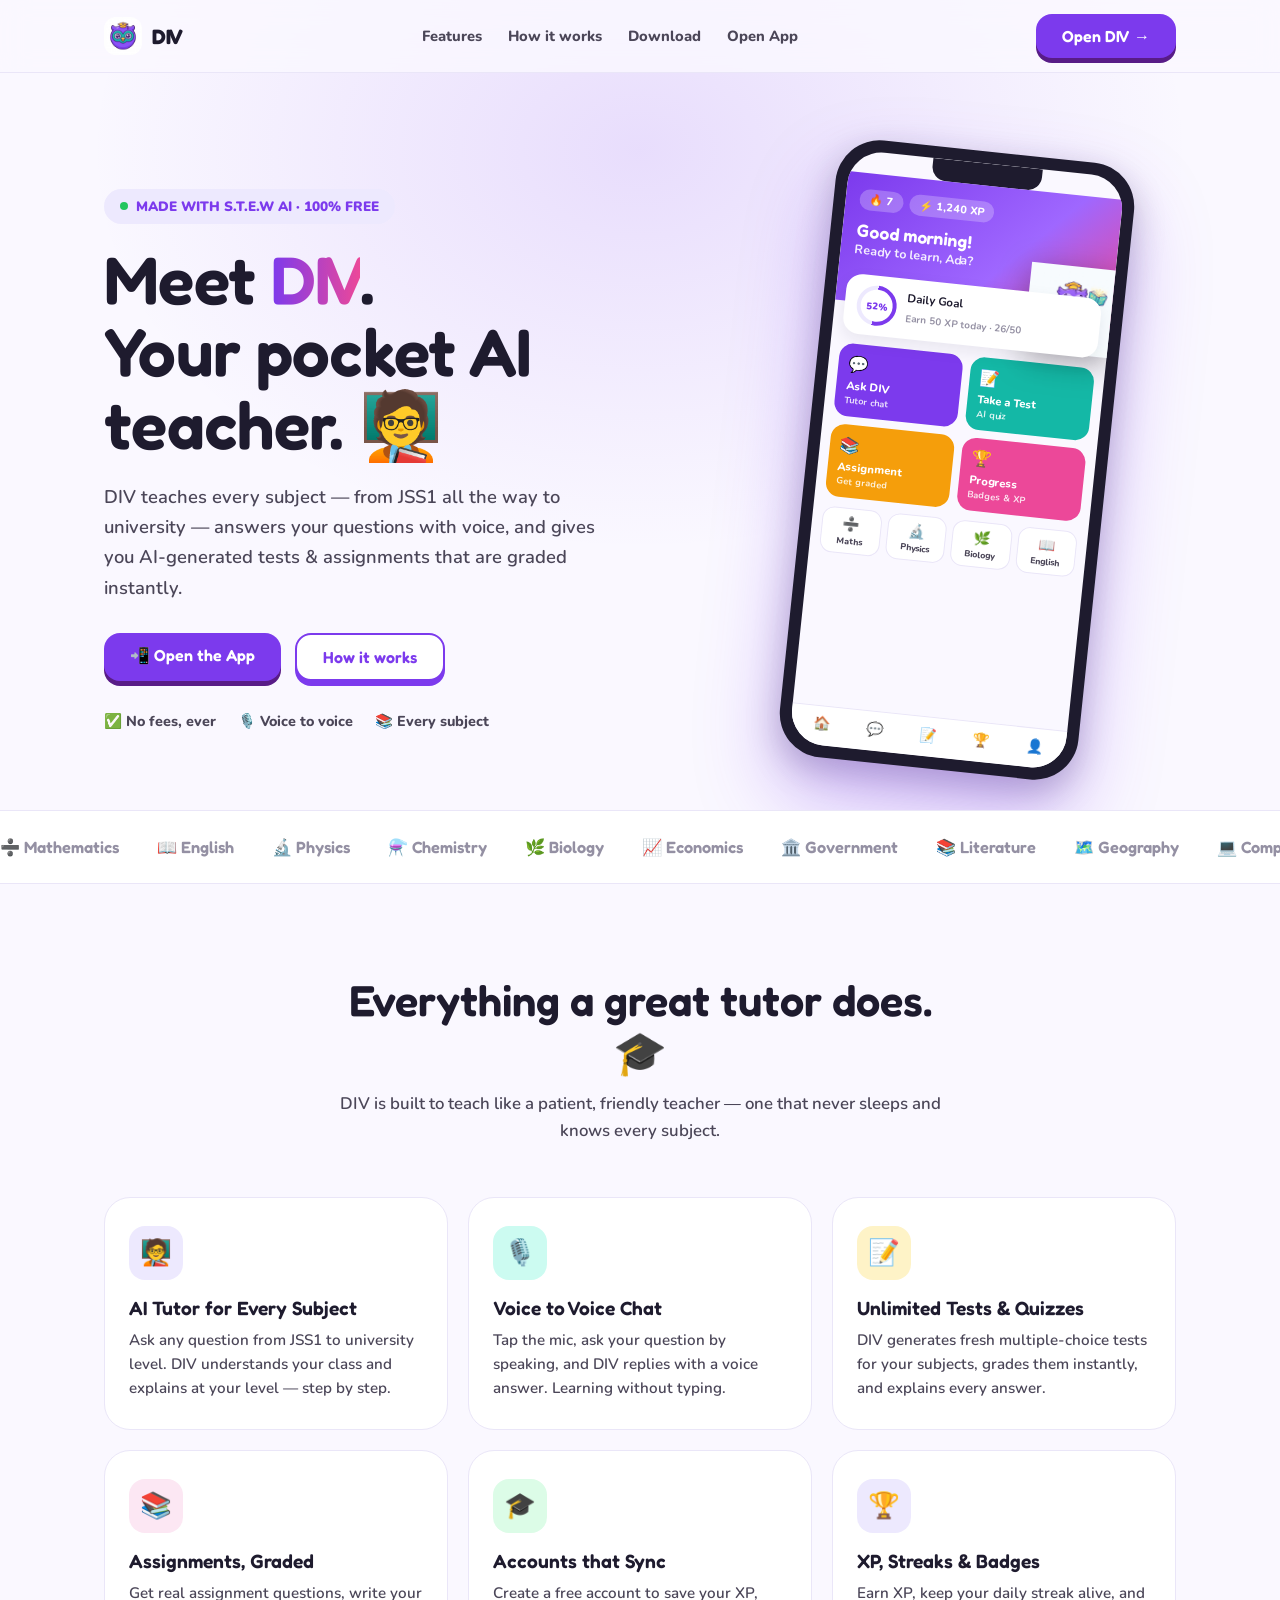
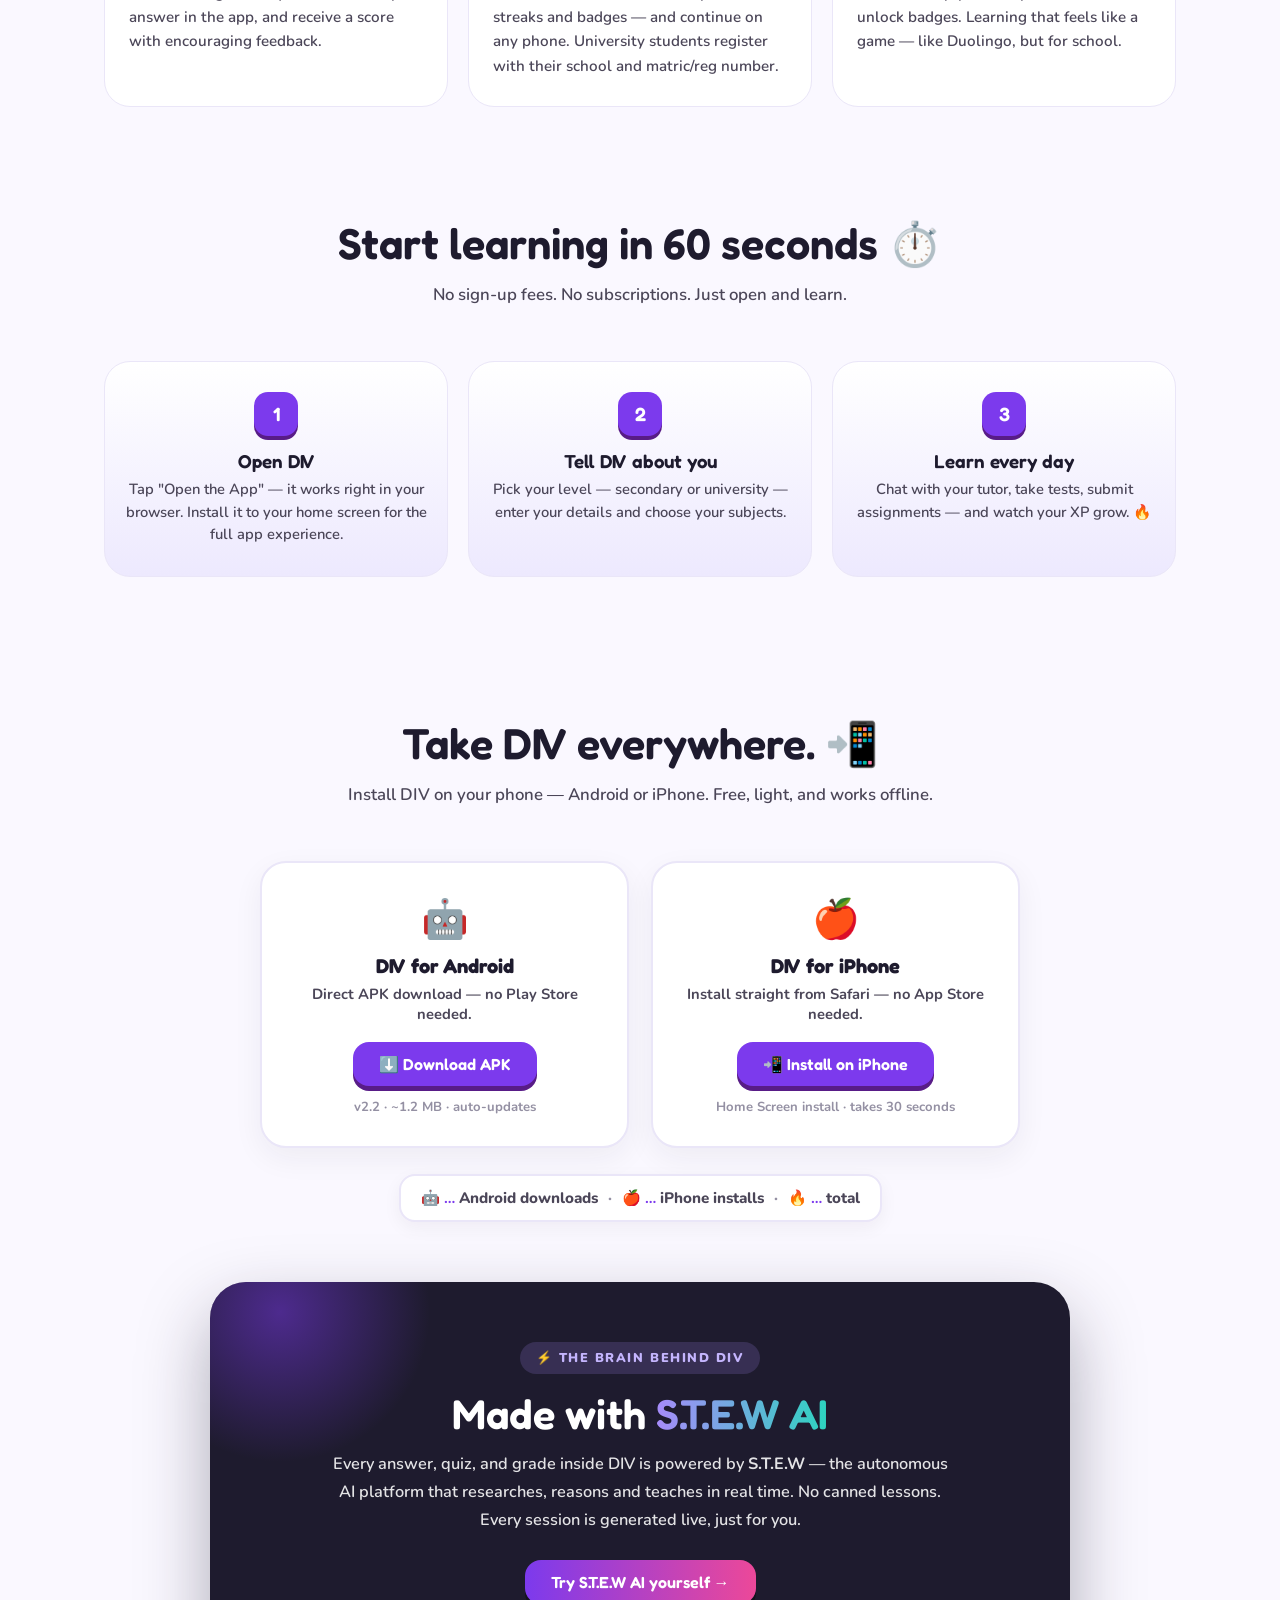
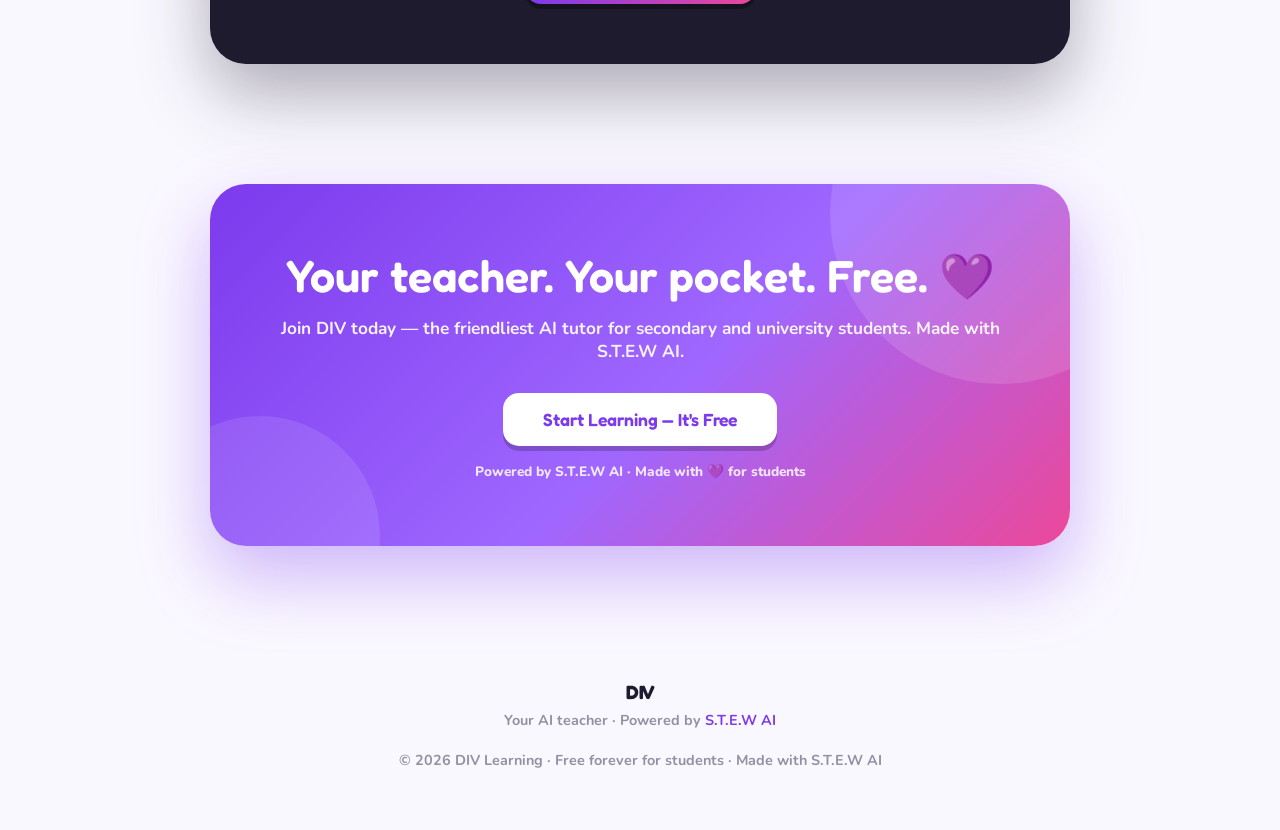
<file: index.html>
<!DOCTYPE html>
<html lang="en">
<head>
<meta charset="UTF-8">
<meta name="viewport" content="width=device-width, initial-scale=1.0">
<title>DIV — Your AI Teacher | Learn Everything, Free</title>
<meta name="description" content="DIV is a friendly AI tutor that teaches all subjects from secondary school to university, gives tests & assignments, and talks with you using voice. 100% free.">
<link rel="icon" href="app/icons/icon-192.png">
<link rel="preconnect" href="https://fonts.googleapis.com">
<link href="https://fonts.googleapis.com/css2?family=Fredoka:wght@400;500;600;700&family=Nunito:wght@400;600;700;800;900&display=swap" rel="stylesheet">
<style>
:root {
  --purple:#7C3AED; --purple-dark:#581C87; --purple-light:#EDE9FE;
  --teal:#14B8A6; --yellow:#F59E0B; --pink:#EC4899; --green:#22C55E;
  --ink:#1E1B2E; --soft:#4B4658; --faint:#9490A3; --bg:#FAF8FF;
}
* { margin:0; padding:0; box-sizing:border-box; }
html { scroll-behavior:smooth; }
body { font-family:'Nunito',sans-serif; color:var(--ink); background:var(--bg); overflow-x:hidden; }
h1,h2,h3,.fh { font-family:'Fredoka',sans-serif; }
a { text-decoration:none; color:inherit; }
.wrap { max-width:1120px; margin:0 auto; padding:0 24px; }

/* NAV */
nav { position:fixed; top:0; left:0; right:0; z-index:50; backdrop-filter:blur(14px); background:rgba(250,248,255,.82); border-bottom:1px solid #EAE6F8; }
.nav-in { max-width:1120px; margin:0 auto; display:flex; align-items:center; justify-content:space-between; padding:14px 24px; }
.logo { display:flex; align-items:center; gap:10px; font-family:'Fredoka',sans-serif; font-weight:700; font-size:1.3rem; }
.logo img { width:38px; height:38px; border-radius:12px; }
.nav-links { display:flex; gap:26px; font-weight:800; font-size:.92rem; color:var(--soft); }
.nav-links a:hover { color:var(--purple); }
.btn { display:inline-block; font-family:'Fredoka',sans-serif; font-weight:600; border-radius:16px; padding:12px 26px; font-size:1rem; transition:transform .1s; cursor:pointer; border:none; }
.btn:active { transform:translateY(2px); }
.btn-cta { background:var(--purple); color:#fff; box-shadow:0 5px 0 var(--purple-dark); }
.btn-ghost { background:#fff; color:var(--purple); border:2px solid var(--purple); box-shadow:0 5px 0 var(--purple); }

/* HERO */
.hero { position:relative; padding:150px 0 40px; overflow:hidden; }
.hero::before { content:''; position:absolute; top:-250px; left:50%; transform:translateX(-50%); width:1100px; height:800px; background:radial-gradient(closest-side, rgba(124,58,237,.14), transparent); border-radius:50%; }
.hero-grid { display:grid; grid-template-columns:1.15fr .85fr; gap:40px; align-items:center; position:relative; }
.badge-pill { display:inline-flex; align-items:center; gap:8px; background:var(--purple-light); color:var(--purple); font-weight:900; font-size:.85rem; padding:8px 16px; border-radius:999px; margin-bottom:20px; }
.badge-pill .dot { width:8px; height:8px; border-radius:50%; background:var(--green); animation:blink 1.6s infinite; }
@keyframes blink { 0%,100%{opacity:1;} 50%{opacity:.3;} }
.hero h1 { font-size:clamp(2.5rem, 5.4vw, 4.2rem); font-weight:600; line-height:1.08; letter-spacing:-.01em; margin-bottom:20px; }
.hero h1 em { font-style:normal; background:linear-gradient(90deg,var(--purple),var(--pink)); -webkit-background-clip:text; background-clip:text; -webkit-text-fill-color:transparent; }
.hero p.lead { font-size:1.15rem; color:var(--soft); line-height:1.65; max-width:520px; margin-bottom:30px; font-weight:600; }
.hero-btns { display:flex; gap:14px; flex-wrap:wrap; }
.hero-meta { display:flex; gap:22px; margin-top:30px; flex-wrap:wrap; }
.meta-item { display:flex; gap:9px; align-items:center; font-weight:800; font-size:.9rem; color:var(--soft); }

/* PHONE MOCKUP */
.phone-zone { display:flex; justify-content:center; }
.phone {
  width:300px; height:620px; border-radius:44px; background:#1E1B2E; padding:12px;
  box-shadow:0 40px 80px rgba(124,58,237,.35), 0 12px 32px rgba(30,27,46,.25);
  transform:rotate(6deg); transition:transform .5s;
}
.phone:hover { transform:rotate(0deg) scale(1.02); }
.screen-in { width:100%; height:100%; border-radius:34px; background:var(--bg); overflow:hidden; position:relative; display:flex; flex-direction:column; }
.m-notch { width:110px; height:22px; background:#1E1B2E; border-radius:0 0 14px 14px; margin:0 auto; flex-shrink:0; }
.m-hero { background:linear-gradient(135deg,var(--purple),#9F67FF 60%,var(--pink)); padding:16px 14px 44px; color:#fff; position:relative; }
.m-row { display:flex; gap:6px; margin-bottom:10px; }
.m-chip { background:rgba(255,255,255,.24); border-radius:999px; padding:3px 10px; font-size:.68rem; font-weight:800; }
.m-hero h3 { font-size:1.1rem; font-weight:600; }
.m-hero img.m-mascot { position:absolute; right:-4px; bottom:-30px; width:88px; height:88px; object-fit:contain; filter:drop-shadow(0 8px 16px rgba(0,0,0,.3)); }
.m-goal { background:#fff; margin:-28px 10px 10px; border-radius:16px; padding:10px 12px; display:flex; gap:10px; align-items:center; position:relative; z-index:2; box-shadow:0 6px 16px rgba(30,27,46,.08); }
.m-ring { width:40px; height:40px; border-radius:50%; background:conic-gradient(var(--purple) 190deg, var(--purple-light) 0); display:flex; align-items:center; justify-content:center; font-size:.6rem; font-weight:900; color:var(--purple); position:relative; flex-shrink:0; }
.m-ring::before { content:''; position:absolute; inset:4px; background:#fff; border-radius:50%; }
.m-ring span { position:relative; }
.m-goal b { font-size:.72rem; display:block; }
.m-goal small { font-size:.62rem; color:var(--faint); font-weight:700; }
.m-grid { display:grid; grid-template-columns:1fr 1fr; gap:8px; padding:0 10px; }
.m-card { border-radius:14px; padding:10px; color:#fff; font-size:.7rem; font-weight:800; display:flex; flex-direction:column; gap:1px; }
.m-card i { font-style:normal; font-size:1rem; margin-bottom:2px; }
.m-card small { font-weight:700; opacity:.85; font-size:.58rem; }
.mp { background:var(--purple); } .mt { background:var(--teal); } .my { background:var(--yellow); } .mpk { background:var(--pink); }
.m-subs { display:flex; gap:6px; padding:10px 10px 16px; }
.m-sub { flex:1; background:#fff; border:1.5px solid #EAE6F8; border-radius:12px; padding:6px 2px; text-align:center; font-size:.55rem; font-weight:800; color:var(--soft); }
.m-sub i { font-style:normal; display:block; font-size:.85rem; margin-bottom:1px; }
.m-nav { margin-top:auto; background:#fff; border-top:1px solid #EAE6F8; display:flex; justify-content:space-around; padding:8px 4px 12px; }
.m-nav span { font-size:.85rem; }

/* SOCIAL PROOF */
.marquee { overflow:hidden; padding:26px 0; border-top:1.5px solid #EAE6F8; border-bottom:1.5px solid #EAE6F8; background:#fff; }
.marquee-track { display:flex; gap:38px; width:max-content; animation:scroll 24s linear infinite; }
@keyframes scroll { to { transform:translateX(-50%); } }
.marquee-track span { font-family:'Fredoka',sans-serif; font-weight:600; color:var(--faint); font-size:1.02rem; white-space:nowrap; }

/* FEATURES */
.features { padding:90px 0 40px; }
.sec-head { text-align:center; max-width:640px; margin:0 auto 52px; }
.sec-head h2 { font-size:clamp(1.9rem, 3.6vw, 2.7rem); font-weight:600; margin-bottom:12px; }
.sec-head p { color:var(--soft); font-size:1.05rem; line-height:1.6; font-weight:600; }
.feat-grid { display:grid; grid-template-columns:repeat(3,1fr); gap:20px; }
.feat { background:#fff; border:1.5px solid #EAE6F8; border-radius:26px; padding:28px 24px; transition:transform .2s, box-shadow .2s; }
.feat:hover { transform:translateY(-6px); box-shadow:0 20px 40px rgba(124,58,237,.12); }
.feat .fi { width:54px; height:54px; border-radius:16px; display:flex; align-items:center; justify-content:center; font-size:1.6rem; margin-bottom:16px; }
.feat h3 { font-weight:600; font-size:1.2rem; margin-bottom:8px; }
.feat p { color:var(--soft); font-size:.95rem; line-height:1.6; font-weight:600; }
.f1 .fi { background:var(--purple-light); } .f2 .fi { background:#CCFBF1; } .f3 .fi { background:#FEF3C7; }
.f4 .fi { background:#FCE7F3; } .f5 .fi { background:#DCFCE7; } .f6 .fi { background:var(--purple-light); }

/* HOW */
.how { padding:70px 0; }
.steps { display:grid; grid-template-columns:repeat(3,1fr); gap:20px; }
.step { text-align:center; padding:30px 20px; border-radius:26px; background:linear-gradient(180deg,#fff, var(--purple-light)); border:1.5px solid #EAE6F8; }
.step .num { width:44px; height:44px; margin:0 auto 14px; border-radius:14px; background:var(--purple); color:#fff; font-family:'Fredoka',sans-serif; font-weight:600; font-size:1.2rem; display:flex; align-items:center; justify-content:center; box-shadow:0 4px 0 var(--purple-dark); }
.step h3 { font-weight:600; margin-bottom:6px; }
.step p { color:var(--soft); font-size:.92rem; font-weight:600; line-height:1.55; }

/* CTA */
.cta { padding:90px 24px; }
.cta-box { max-width:860px; margin:0 auto; background:linear-gradient(135deg,var(--purple),#9F67FF 55%,var(--pink)); border-radius:36px; padding:64px 40px; text-align:center; color:#fff; position:relative; overflow:hidden; box-shadow:0 30px 70px rgba(124,58,237,.35); }
.cta-box::before { content:''; position:absolute; width:340px; height:340px; background:rgba(255,255,255,.12); border-radius:50%; top:-140px; right:-100px; }
.cta-box::after { content:''; position:absolute; width:240px; height:240px; background:rgba(255,255,255,.10); border-radius:50%; bottom:-110px; left:-70px; }
.cta-box h2 { font-size:clamp(1.9rem,4vw,2.8rem); font-weight:600; margin-bottom:14px; position:relative; z-index:1; }
.cta-box p { font-size:1.08rem; opacity:.92; margin-bottom:30px; font-weight:700; position:relative; z-index:1; }
.cta-box .btn-cta { background:#fff; color:var(--purple); box-shadow:0 5px 0 rgba(0,0,0,.2); font-size:1.1rem; padding:16px 40px; position:relative; z-index:1; }
.free-note { display:inline-block; margin-top:16px; font-size:.85rem; font-weight:800; opacity:.85; position:relative; z-index:1; }

footer { padding:44px 0 60px; text-align:center; color:var(--faint); font-weight:700; font-size:.9rem; }
footer a { color:var(--purple); }
footer .f-logo { font-family:'Fredoka',sans-serif; font-weight:700; font-size:1.2rem; color:var(--ink); display:block; margin-bottom:6px; }

@media (max-width:880px) {
  .hero-grid { grid-template-columns:1fr; text-align:center; }
  .hero p.lead { margin:0 auto 30px; }
  .hero-meta { justify-content:center; }
  .phone { transform:none; margin:20px auto 0; }
  .feat-grid, .steps { grid-template-columns:1fr; }
  .nav-links { display:none; }
}

/* ============ GET THE APP ============ */
.getapp { padding:70px 0 30px; }
.dl-grid { display:grid; grid-template-columns:repeat(auto-fit,minmax(260px,1fr)); gap:22px; max-width:760px; margin:0 auto; }
.dl-card { background:#fff; border:2px solid #EAE6F8; border-radius:26px; padding:30px 26px; text-align:center; box-shadow:0 10px 30px rgba(30,27,46,.06); }
.dl-icon { font-size:2.4rem; margin-bottom:8px; }
.dl-card h3 { font-size:1.25rem; margin-bottom:6px; }
.dl-note { font-size:.92rem; color:var(--soft); font-weight:700; margin-bottom:18px; }
.dl-meta { font-size:.82rem; color:var(--faint); font-weight:700; margin-top:12px; }
.dl-counter-wrap { text-align:center; margin-top:26px; }
.dl-counter { display:inline-block; background:#fff; border:2px solid #EAE6F8; border-radius:16px; padding:12px 20px; font-weight:800; color:var(--soft); font-size:.95rem; box-shadow:0 6px 18px rgba(30,27,46,.05); }
.dl-counter b { color:var(--purple); }
.dc-sep { color:var(--faint); margin:0 6px; }
</style>
</head>
<body>

<nav>
  <div class="nav-in">
    <a class="logo" href="#"><img src="app/icons/icon-192.png" alt="DIV"> DIV</a>
    <div class="nav-links">
      <a href="#features">Features</a>
      <a href="#how">How it works</a>
      <a href="#download">Download</a>
      <a href="app/">Open App</a>
    </div>
    <a href="app/" class="btn btn-cta">Open DIV →</a>
  </div>
</nav>

<header class="hero">
  <div class="wrap hero-grid">
    <div>
      <div class="badge-pill"><span class="dot"></span> MADE WITH S.T.E.W AI · 100% FREE</div>
      <h1>Meet <em>DIV</em>.<br>Your pocket AI teacher. 🧑‍🏫</h1>
      <p class="lead">DIV teaches every subject — from JSS1 all the way to university — answers your questions with voice, and gives you AI-generated tests &amp; assignments that are graded instantly.</p>
      <div class="hero-btns">
        <a href="app/" class="btn btn-cta">📲 Open the App</a>
        <a href="#how" class="btn btn-ghost">How it works</a>
      </div>
      <div class="hero-meta">
        <div class="meta-item">✅ No fees, ever</div>
        <div class="meta-item">🎙️ Voice to voice</div>
        <div class="meta-item">📚 Every subject</div>
      </div>
    </div>
    <div class="phone-zone">
      <div class="phone">
        <div class="screen-in">
          <div class="m-notch"></div>
          <div class="m-hero">
            <div class="m-row"><span class="m-chip">🔥 7</span><span class="m-chip">⚡ 1,240 XP</span></div>
            <h3 class="fh">Good morning!</h3>
            <div style="font-size:.78rem;opacity:.9;font-weight:700">Ready to learn, Ada?</div>
            <img class="m-mascot" src="app/img/mascot.png" alt="DIV mascot">
          </div>
          <div class="m-goal">
            <div class="m-ring"><span>52%</span></div>
            <div><b>Daily Goal</b><small>Earn 50 XP today · 26/50</small></div>
          </div>
          <div class="m-grid">
            <div class="m-card mp"><i>💬</i>Ask DIV<small>Tutor chat</small></div>
            <div class="m-card mt"><i>📝</i>Take a Test<small>AI quiz</small></div>
            <div class="m-card my"><i>📚</i>Assignment<small>Get graded</small></div>
            <div class="m-card mpk"><i>🏆</i>Progress<small>Badges &amp; XP</small></div>
          </div>
          <div class="m-subs">
            <div class="m-sub"><i>➗</i>Maths</div>
            <div class="m-sub"><i>🔬</i>Physics</div>
            <div class="m-sub"><i>🌿</i>Biology</div>
            <div class="m-sub"><i>📖</i>English</div>
          </div>
          <div class="m-nav"><span>🏠</span><span>💬</span><span>📝</span><span>🏆</span><span>👤</span></div>
        </div>
      </div>
    </div>
  </div>
</header>

<div class="marquee">
  <div class="marquee-track">
    <span>➗ Mathematics</span><span>📖 English</span><span>🔬 Physics</span><span>⚗️ Chemistry</span><span>🌿 Biology</span><span>📈 Economics</span><span>🏛️ Government</span><span>📚 Literature</span><span>🗺️ Geography</span><span>💻 Computer Science</span><span>🧾 Accounting</span><span>📐 Further Maths</span>
    <span>➗ Mathematics</span><span>📖 English</span><span>🔬 Physics</span><span>⚗️ Chemistry</span><span>🌿 Biology</span><span>📈 Economics</span><span>🏛️ Government</span><span>📚 Literature</span><span>🗺️ Geography</span><span>💻 Computer Science</span><span>🧾 Accounting</span><span>📐 Further Maths</span>
  </div>
</div>

<section class="features" id="features">
  <div class="wrap">
    <div class="sec-head">
      <h2>Everything a great tutor does. 🎓</h2>
      <p>DIV is built to teach like a patient, friendly teacher — one that never sleeps and knows every subject.</p>
    </div>
    <div class="feat-grid">
      <div class="feat f1">
        <div class="fi">🧑‍🏫</div>
        <h3>AI Tutor for Every Subject</h3>
        <p>Ask any question from JSS1 to university level. DIV understands your class and explains at your level — step by step.</p>
      </div>
      <div class="feat f2">
        <div class="fi">🎙️</div>
        <h3>Voice to Voice Chat</h3>
        <p>Tap the mic, ask your question by speaking, and DIV replies with a voice answer. Learning without typing.</p>
      </div>
      <div class="feat f3">
        <div class="fi">📝</div>
        <h3>Unlimited Tests &amp; Quizzes</h3>
        <p>DIV generates fresh multiple-choice tests for your subjects, grades them instantly, and explains every answer.</p>
      </div>
      <div class="feat f4">
        <div class="fi">📚</div>
        <h3>Assignments, Graded</h3>
        <p>Get real assignment questions, write your answer in the app, and receive a score with encouraging feedback.</p>
      </div>
      <div class="feat f5">
        <div class="fi">🎓</div>
        <h3>Accounts that Sync</h3>
        <p>Create a free account to save your XP, streaks and badges — and continue on any phone. University students register with their school and matric/reg number.</p>
      </div>
      <div class="feat f6">
        <div class="fi">🏆</div>
        <h3>XP, Streaks &amp; Badges</h3>
        <p>Earn XP, keep your daily streak alive, and unlock badges. Learning that feels like a game — like Duolingo, but for school.</p>
      </div>
    </div>
  </div>
</section>

<section class="how" id="how">
  <div class="wrap">
    <div class="sec-head">
      <h2>Start learning in 60 seconds ⏱️</h2>
      <p>No sign-up fees. No subscriptions. Just open and learn.</p>
    </div>
    <div class="steps">
      <div class="step"><div class="num">1</div><h3>Open DIV</h3><p>Tap "Open the App" — it works right in your browser. Install it to your home screen for the full app experience.</p></div>
      <div class="step"><div class="num">2</div><h3>Tell DIV about you</h3><p>Pick your level — secondary or university — enter your details and choose your subjects.</p></div>
      <div class="step"><div class="num">3</div><h3>Learn every day</h3><p>Chat with your tutor, take tests, submit assignments — and watch your XP grow. 🔥</p></div>
    </div>
  </div>
</section>



<!-- ============ GET THE APP ============ -->
<section class="getapp" id="download">
  <div class="wrap">
    <div class="sec-head">
      <h2>Take DIV everywhere. 📲</h2>
      <p>Install DIV on your phone — Android or iPhone. Free, light, and works offline.</p>
    </div>
    <div class="dl-grid">
      <div class="dl-card">
        <div class="dl-icon">🤖</div>
        <h3>DIV for Android</h3>
        <p class="dl-note">Direct APK download — no Play Store needed.</p>
        <a id="dl-android" href="https://github.com/emmanuelerogian723-alt/div-app/releases/download/v2.2/DIV-v2.2.apk" class="btn btn-cta">⬇️ Download APK</a>
        <div class="dl-meta">v2.2 · ~1.2 MB · auto-updates</div>
      </div>
      <div class="dl-card">
        <div class="dl-icon">🍎</div>
        <h3>DIV for iPhone</h3>
        <p class="dl-note">Install straight from Safari — no App Store needed.</p>
        <a id="dl-ios" href="app/?ios=1" class="btn btn-cta">📲 Install on iPhone</a>
        <div class="dl-meta">Home Screen install · takes 30 seconds</div>
      </div>
    </div>
    <div class="dl-counter-wrap">
      <div class="dl-counter">
        <span class="dc-item">🤖 <b id="count-apk">…</b> Android downloads</span>
        <span class="dc-sep">·</span>
        <span class="dc-item">🍎 <b id="count-ios">…</b> iPhone installs</span>
        <span class="dc-sep">·</span>
        <span class="dc-item">🔥 <b id="count-total">…</b> total</span>
      </div>
    </div>
  </div>
</section>


<section class="stew-sec" id="stew">
  <div class="wrap">
    <div class="stew-card">
      <div class="stew-badge">⚡ THE BRAIN BEHIND DIV</div>
      <h2>Made with <span class="stew-hl">S.T.E.W AI</span></h2>
      <p>Every answer, quiz, and grade inside DIV is powered by <b>S.T.E.W</b> — the autonomous AI platform that researches, reasons and teaches in real time. No canned lessons. Every session is generated live, just for you.</p>
      <a href="https://stew-agent.onrender.com/" class="btn btn-stew">Try S.T.E.W AI yourself →</a>
    </div>
  </div>
</section>

<style>
.stew-sec { padding: 30px 0; }
.stew-card { max-width:860px; margin:0 auto; text-align:center; background:#1E1B2E; border-radius:36px; padding:60px 32px; color:#fff; position:relative; overflow:hidden; box-shadow:0 30px 70px rgba(30,27,46,.35); }
.stew-card::before { content:''; position:absolute; width:300px; height:300px; background:radial-gradient(closest-side, rgba(124,58,237,.5), transparent); border-radius:50%; top:-120px; left:-80px; }
.stew-card h2 { font-family:'Fredoka',sans-serif; font-size:clamp(1.9rem,4vw,2.6rem); font-weight:600; margin:14px 0 12px; position:relative; z-index:1; }
.stew-hl { background:linear-gradient(90deg,#A78BFA,#2DD4BF); -webkit-background-clip:text; background-clip:text; -webkit-text-fill-color:transparent; }
.stew-badge { display:inline-block; background:rgba(167,139,250,.18); color:#C4B5FD; font-size:.8rem; font-weight:900; letter-spacing:.12em; padding:7px 16px; border-radius:999px; position:relative; z-index:1; }
.stew-card p { font-size:1.02rem; opacity:.88; line-height:1.7; max-width:620px; margin:0 auto 26px; font-weight:600; position:relative; z-index:1; }
.btn-stew { background:linear-gradient(90deg,var(--purple),var(--pink)); color:#fff; box-shadow:0 5px 0 rgba(0,0,0,.35); position:relative; z-index:1; }
</style>

<section class="cta">
  <div class="cta-box">
    <h2>Your teacher. Your pocket. Free. 💜</h2>
    <p>Join DIV today — the friendliest AI tutor for secondary and university students. Made with S.T.E.W AI.</p>
    <a href="app/" class="btn btn-cta">Start Learning — It's Free</a>
    <br><span class="free-note">Powered by S.T.E.W AI · Made with 💜 for students</span>
  </div>
</section>

<footer>
  <span class="f-logo">DIV</span>
  Your AI teacher · Powered by <a href="https://stew-agent.onrender.com/">S.T.E.W AI</a><br><br>
  © 2026 DIV Learning · Free forever for students · Made with S.T.E.W AI
</footer>


<script>
(function(){
  var FN = "https://solas-913e5e4f.base44.app/functions/divDownloadCounter";
  function track(t){
    try {
      var body = JSON.stringify({action:"track", type:t});
      if (navigator.sendBeacon) {
        navigator.sendBeacon(FN, new Blob([body], {type:"application/json"}));
      } else {
        fetch(FN, {method:"POST", headers:{"Content-Type":"application/json"}, body:body, keepalive:true});
      }
    } catch(e){}
  }

  var aBtn = document.getElementById("dl-android");
  if (aBtn) aBtn.addEventListener("click", function(){ track("apk"); });
  var iBtn = document.getElementById("dl-ios");
  if (iBtn) iBtn.addEventListener("click", function(){ track("ios-click"); });

  var apkN = null, iosN = null, totalEl = document.getElementById("count-total");
  function paint(){
    if (apkN === null || iosN === null) return;
    document.getElementById("count-apk").textContent = apkN.toLocaleString();
    document.getElementById("count-ios").textContent = iosN.toLocaleString();
    if (totalEl) totalEl.textContent = (apkN + iosN).toLocaleString();
  }
  // iPhone installs (tracked) + real APK download counts from GitHub (fetched server-side)
  fetch(FN, {method:"POST", headers:{"Content-Type":"application/json"}, body:JSON.stringify({action:"stats"})})
    .then(function(r){ return r.json(); })
    .then(function(d){
      iosN = (d.stats && d.stats.ios) || 0;
      var g = d.github;
      apkN = (typeof g === "number") ? g : ((d.stats && d.stats.apk) || 0);
      paint();
    }).catch(function(){});
})();
</script>
</body>
</html>
</file>
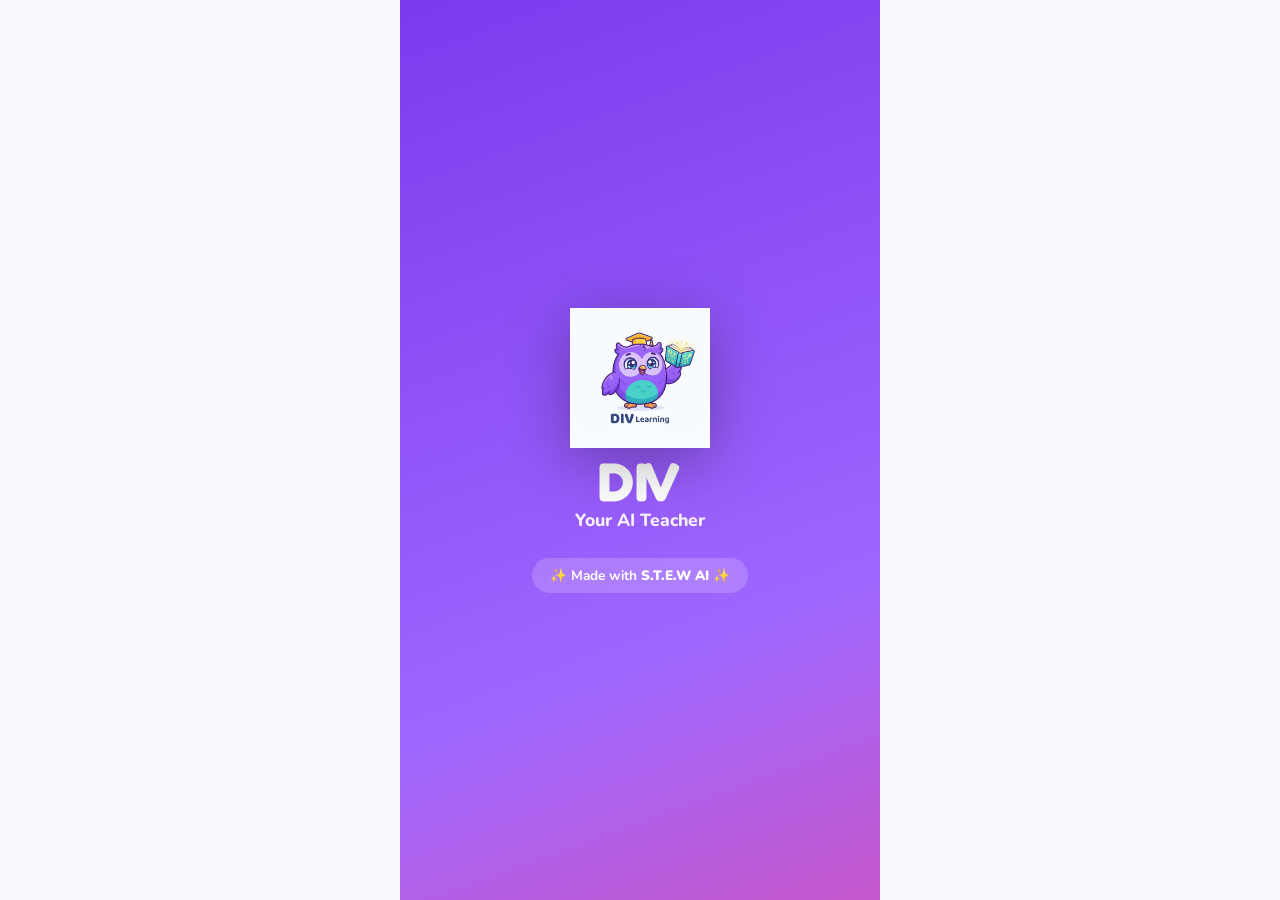
<file: app/index.html>
<!DOCTYPE html>
<html lang="en">
<head>
<meta charset="UTF-8">
<meta name="viewport" content="width=device-width, initial-scale=1.0, viewport-fit=cover, user-scalable=no">
<meta name="theme-color" content="#7C3AED">
<meta name="description" content="DIV — Your friendly AI teacher. Learn all subjects from secondary school to university with AI tutoring, tests, assignments and voice chat. Made with S.T.E.W AI.">
<title>DIV — Your AI Teacher</title>
<link rel="manifest" href="manifest.json">
<link rel="icon" href="icons/icon-192.png">
<link rel="apple-touch-icon" href="icons/icon-192.png">
<meta name="apple-mobile-web-app-capable" content="yes">
<meta name="apple-mobile-web-app-status-bar-style" content="black-translucent">
<meta name="apple-mobile-web-app-title" content="DIV">
<link rel="preconnect" href="https://fonts.googleapis.com">
<link rel="preconnect" href="https://fonts.gstatic.com" crossorigin>
<link href="https://fonts.googleapis.com/css2?family=Fredoka:wght@400;500;600;700&family=Nunito:wght@400;600;700;800;900&display=swap" rel="stylesheet">
<link rel="stylesheet" href="css/styles.css">
</head>
<body>

<!-- ============ SPLASH ============ -->
<div id="splash">
  <img src="img/mascot.png" class="splash-mascot float" alt="DIV">
  <h1 class="splash-title">DIV</h1>
  <p class="splash-tag">Your AI Teacher</p>
  <div class="splash-stew">✨ Made with <b>S.T.E.W AI</b> ✨</div>
</div>

<!-- ============ ONBOARDING ============ -->
<div id="screen-onboarding" class="screen active">
  <div class="ob-steps">
    <div class="ob-progress"><div id="ob-bar" class="ob-bar"></div></div>

    <!-- Step 1: Welcome -->
    <div class="ob-step active" data-step="1">
      <div class="ob-hero">
        <img src="img/mascot.png" alt="DIV mascot" class="ob-mascot float">
        <h1>Hi! I'm <span class="grad-text">DIV</span> 👋</h1>
        <p>Your pocket AI teacher. I can teach you <b>every subject</b>, give you tests &amp; assignments, and we can even talk with <b>voice</b>!</p>
      </div>
      <button class="btn-chunky btn-primary ob-next" data-goto="auth">Let's Go! <span>→</span></button>
      <p class="ob-skipnote">✨ Made with S.T.E.W AI · 100% free</p>
    </div>

    <!-- Step 2: Level -->
    <div class="ob-step" data-step="2">
      <div class="ob-head"><img src="img/mascot-small.png" class="ob-mini"><h2>What level are you?</h2></div>
      <div class="level-cards">
        <button class="level-card" data-level="secondary">
          <div class="level-emoji">🏫</div>
          <div class="level-title">Secondary School</div>
          <div class="level-sub">JSS1 – SSS3</div>
        </button>
        <button class="level-card" data-level="university">
          <div class="level-emoji">🎓</div>
          <div class="level-title">University</div>
          <div class="level-sub">Undergraduate</div>
        </button>
      </div>
    </div>

    <!-- Step 3a: University details -->
    <div class="ob-step" data-step="3u">
      <div class="ob-head"><img src="img/mascot-small.png" class="ob-mini"><h2>School details 🎓</h2></div>
      <div class="form-group">
        <label>University name</label>
        <input id="uni-name" type="text" placeholder="e.g. University of Lagos" autocomplete="organization">
      </div>
      <div class="form-group">
        <label>Matric number <span class="optional">or Reg number</span></label>
        <input id="matric-no" type="text" placeholder="e.g. 2023/123456" autocomplete="off">
      </div>
      <button class="btn-chunky btn-primary ob-next" data-goto="4">Continue →</button>
    </div>

    <!-- Step 3b: Secondary details -->
    <div class="ob-step" data-step="3s">
      <div class="ob-head"><img src="img/mascot-small.png" class="ob-mini"><h2>Which class? 🏫</h2></div>
      <div class="chips-grid">
        <button class="chip-select" data-class="JSS 1">JSS 1</button>
        <button class="chip-select" data-class="JSS 2">JSS 2</button>
        <button class="chip-select" data-class="JSS 3">JSS 3</button>
        <button class="chip-select" data-class="SSS 1">SSS 1</button>
        <button class="chip-select" data-class="SSS 2">SSS 2</button>
        <button class="chip-select" data-class="SSS 3">SSS 3</button>
      </div>
      <div class="form-group mt20">
        <label>School name <span class="optional">optional</span></label>
        <input id="sec-school" type="text" placeholder="Your school's name">
      </div>
    </div>

    <!-- Step 4: Name -->
    <div class="ob-step" data-step="4">
      <div class="ob-head"><img src="img/mascot-small.png" class="ob-mini"><h2>What should I call you? 😊</h2></div>
      <div class="form-group">
        <input id="student-name" type="text" placeholder="Your first name" autocomplete="given-name">
      </div>
      <button class="btn-chunky btn-primary ob-next" data-goto="5">Continue →</button>
    </div>

    <!-- Step 5: Subjects -->
    <div class="ob-step" data-step="5">
      <div class="ob-head"><img src="img/mascot-small.png" class="ob-mini"><h2>Pick your subjects 📚</h2></div>
      <p class="ob-sub">Choose at least 3 so I know what to teach you.</p>
      <div id="ob-subjects" class="chips-grid"></div>
      <button id="ob-finish" class="btn-chunky btn-primary ob-next" data-goto="finish" disabled>Start Learning →</button>
    </div>
  </div>
</div>

<!-- ============ AUTH (signup / login) ============ -->
<div id="screen-auth" class="auth-overlay">
  <div class="auth-card">
    <div id="mascot-auth" class="mascot-svg mascot-auth-wrap"></div>
    <h2 id="auth-title">Create your free account ✨</h2>
    <p id="auth-sub" class="auth-sub">Save your progress and sync across devices.</p>
    <div class="form-group" id="auth-name-row">
      <label>Your name</label>
      <input id="auth-name" type="text" placeholder="e.g. Ada">
    </div>
    <div class="form-group">
      <label>Email</label>
      <input id="auth-email" type="email" placeholder="you@email.com" autocomplete="email">
    </div>
    <div class="form-group">
      <label>Password</label>
      <input id="auth-password" type="password" placeholder="At least 6 characters" autocomplete="new-password">
    </div>
    <p id="auth-error" class="auth-error"></p>
    <button id="auth-btn" class="btn-chunky btn-primary">Create Account</button>
    <p id="auth-switch-line" class="auth-switch-line">Already have an account? <b id="auth-switch">Log in</b></p>
    <button id="auth-skip" class="auth-skip">Continue without an account →</button>
    <p class="auth-stew">🔐 Secured by Firebase · Made with S.T.E.W AI</p>
  </div>
</div>

<!-- ============ MAIN APP ============ -->
<div id="app-main" class="app-main hidden">
  <!-- HOME -->
  <div id="screen-home" class="screen active">
    <div class="home-hero">
      <div class="home-stats">
        <div class="stat-chip">🔥 <b id="stat-streak">0</b></div>
        <div class="stat-chip">⚡ <b id="stat-xp">0</b> XP</div>
      </div>
      <div class="home-hello">
        <h2 id="home-greeting">Hello!</h2>
        <p id="home-name">Ready to learn today?</p>
      </div>
      <div id="mascot-home" class="mascot-svg mascot-home-wrap" alt="DIV"></div>
    </div>

    <div class="daily-goal">
      <div class="goal-ring" id="goal-ring"><span id="goal-text">0%</span></div>
      <div class="goal-info">
        <h3>Daily Goal</h3>
        <p id="goal-sub">Earn 50 XP today. <span id="goal-earned">0/50</span></p>
      </div>
    </div>

    <div class="section-head"><h3>Quick Actions</h3></div>
    <div class="qa-grid">
      <button class="qa-card qa-purple" data-go="tutor"><span class="qa-emoji">💬</span><span>Ask DIV</span><small>Tutor chat</small></button>
      <button class="qa-card qa-teal" data-go="tests"><span class="qa-emoji">📝</span><span>Take a Test</span><small>AI quiz</small></button>
      <button class="qa-card qa-yellow" data-go="assignments"><span class="qa-emoji">📚</span><span>Assignment</span><small>Get graded</small></button>
      <button class="qa-card qa-pink" data-go="progress"><span class="qa-emoji">🏆</span><span>Progress</span><small>Badges &amp; XP</small></button>
    </div>

    <div class="section-head"><h3>Study Library</h3><button class="link-btn" data-go="library">Open</button></div>
    <button class="lib-home-card" data-go="library">
      <span class="lib-home-emoji">📚</span>
      <span class="lib-home-text"><b>My Books &amp; Notes</b><small id="lib-count-home">Upload your books &amp; PDFs</small></span>
      <span class="lib-home-arrow">→</span>
    </button>

    <div class="section-head"><h3>Your Subjects</h3><button class="link-btn" data-go="profile">Edit</button></div>
    <div id="home-subjects" class="subject-grid"></div>

    <div class="stew-banner">✨ DIV's brain is <b>S.T.E.W AI</b> — the autonomous AI platform. <a href="https://stew-agent.onrender.com/" target="_blank" rel="noopener">Meet S.T.E.W →</a></div>
  </div>

  <!-- TUTOR CHAT -->
  <div id="screen-tutor" class="screen">
    <div class="chat-header">
      <div id="mascot-chat" class="mascot-svg mascot-chat-wrap"></div>
      <div><h3>DIV Tutor</h3><p id="chat-status">Online — always ready</p></div>
      <button id="voice-toggle" class="voice-toggle on" title="Voice replies">🔊</button>
    </div>
    <div id="mat-chip" class="mat-chip hidden" onclick="clearMaterial()"><span>📖 Reading: <b id="mat-chip-name"></b></span><span class="mat-chip-x">✕</span></div>
    <div id="chat-messages" class="chat-messages">
      <div class="msg-welcome"><img src="img/mascot-small.png"><p>Hi! Ask me anything about your subjects — tap the mic to speak, or type your question.</p></div>
    </div>
    <div id="typing-row" class="typing hidden"><span></span><span></span><span></span></div>
    <div class="chat-input-row">
      <button id="mic-btn" class="mic-btn" title="Tap to speak">🎙️</button>
      <input id="chat-input" type="text" placeholder="Ask me anything..." autocomplete="off">
      <button id="send-btn" class="send-btn">➤</button>
    </div>
    <div id="recording-badge" class="recording-badge hidden">🎙️ Listening... speak now</div>
  </div>

  <!-- STUDY LIBRARY -->
  <div id="screen-library" class="screen">
    <div class="tab-head"><h2>Study Library 📚</h2><p>Upload your books, PDFs &amp; class notes — S.T.E.W AI reads them, so DIV can teach you from your own materials.</p></div>
    <label class="upload-card" for="lib-file" id="upload-card">
      <input id="lib-file" type="file" accept=".pdf,application/pdf,image/*,.heic,.heif" hidden>
      <span class="upload-emoji">📤</span>
      <b>Upload Book / PDF / Photo</b>
      <small>PDF, PNG, JPG, WEBP &amp; more · up to 15MB</small>
    </label>
    <div id="lib-progress" class="lib-progress hidden">
      <div class="lib-progress-track"><div id="lib-progress-fill" class="lib-progress-fill"></div></div>
      <p id="lib-progress-text">Uploading...</p>
      <button id="lib-cancel-btn" type="button" class="lib-cancel-btn hidden">Cancel</button>
    </div>
    <div class="section-head" style="margin-top:18px"><h3>Your Materials</h3><span id="lib-count" class="lib-count-chip"></span></div>
    <div id="lib-list"></div>
    <div id="lib-empty" class="lib-empty">Nothing here yet 📗<br>Upload your first book, PDF or photo of your notes!</div>
    <div class="stew-banner">✨ OCR &amp; content identification powered by <b>S.T.E.W AI</b></div>
  </div>

  <!-- TESTS -->
  <div id="screen-tests" class="screen">
    <div class="tab-head"><h2>Tests 📝</h2><p>Pick a subject — S.T.E.W AI will generate a fresh quiz just for you.</p></div>
    <div id="tests-subjects" class="subject-grid"></div>
  </div>

  <!-- QUIZ (overlay) -->
  <div id="screen-quiz" class="screen">
    <div class="quiz-top">
      <button id="quiz-quit" class="quiz-quit">✕</button>
      <div class="quiz-progress"><div id="quiz-bar"></div></div>
      <span id="quiz-count" class="quiz-count">1/5</span>
    </div>
    <div id="quiz-loading" class="quiz-loading">
      <img src="img/mascot-small.png" class="float">
      <p>S.T.E.W AI is writing your quiz...</p>
      <div class="typing"><span></span><span></span><span></span></div>
    </div>
    <div id="quiz-body" class="hidden">
      <div id="quiz-question" class="quiz-question"></div>
      <div id="quiz-options" class="quiz-options"></div>
    </div>
    <div id="quiz-result" class="quiz-result hidden"></div>
  </div>

  <!-- ASSIGNMENTS -->
  <div id="screen-assignments" class="screen">
    <div class="tab-head"><h2>Assignments 📚</h2><p>Get an assignment, write your answer, S.T.E.W AI grades it.</p></div>
    <div id="assign-subjects" class="subject-grid"></div>
    <div id="assign-body" class="hidden">
      <div id="assign-question" class="assign-question"></div>
      <textarea id="assign-answer" class="assign-textarea" placeholder="Write your answer here..."></textarea>
      <button id="assign-submit" class="btn-chunky btn-primary">Submit for Grading</button>
      <div id="assign-grade" class="assign-grade hidden"></div>
    </div>
  </div>

  <!-- PROGRESS -->
  <div id="screen-progress" class="screen">
    <div class="tab-head"><h2>Progress 🏆</h2></div>
    <div class="prog-cards">
      <div class="prog-card"><span class="prog-big" id="prog-xp">0</span><span class="prog-label">Total XP</span></div>
      <div class="prog-card"><span class="prog-big" id="prog-streak">0</span><span class="prog-label">Day Streak</span></div>
      <div class="prog-card"><span class="prog-big" id="prog-tests">0</span><span class="prog-label">Tests Taken</span></div>
    </div>
    <div class="section-head"><h3>Badges</h3></div>
    <div id="badge-grid" class="badge-grid"></div>
    <div class="section-head"><h3>Subject Scores</h3></div>
    <div id="subject-scores" class="score-list"></div>
  </div>

  <!-- PROFILE -->
  <div id="screen-profile" class="screen">
    <div class="tab-head"><h2>Profile 👤</h2></div>
    <div class="profile-card">
      <img src="img/mascot-small.png" class="profile-mascot">
      <div id="profile-info"></div>
    </div>
    <div class="section-head"><h3>Account</h3></div>
    <div id="auth-card" class="auth-card-mini"></div>
    <div class="section-head"><h3>My Subjects</h3></div>
    <div id="profile-subjects" class="chips-grid"></div>
    <div class="section-head"><h3>Settings</h3></div>
    <div class="settings-row"><span>🔊 Voice replies in chat</span><label class="switch"><input type="checkbox" id="set-voice" checked><span class="slider"></span></label></div>
    <div class="settings-row voice-row"><div><b>🎙️ Voice</b><small id="voice-cur">Tap to choose a natural voice</small></div><button id="voice-pick-btn" class="link-btn">Choose</button></div>
    <div class="settings-row"><div><b>⚡ Speech speed</b><small id="rate-val">1.0×</small></div><input type="range" id="set-rate" min="0.7" max="1.3" step="0.1" value="1" class="range-slider"></div>
    <button id="install-btn" class="btn-chunky btn-teal hidden">📲 Install DIV App</button>
    <button id="clear-data" class="btn-chunky btn-danger-outline">Clear All Data</button>
    <div class="stew-banner">✨ Made with <b>S.T.E.W AI</b> · The autonomous AI platform</div>
    <p class="version-note">DIV v2.3 · iOS-ready · Powered by S.T.E.W AI 💜</p>
  </div>

  <!-- ============ LIVE TALK (VIDEO CALL) ============ -->
  <div id="screen-live" class="screen live-screen">
    <div class="live-stage">
      <video id="live-video" autoplay playsinline muted class="live-video"></video>
      <div class="live-offline" id="live-offline">
        <div id="mascot-live-big" class="mascot-svg mascot-live-big"></div>
        <p>Camera is off — DIV can still hear you 🎧</p>
      </div>
      <div class="live-top-bar">
        <span class="live-chip" id="live-status-chip">● Live with DIV</span>
        <span class="live-chip live-vision-chip hidden" id="live-vision-chip">👁 DIV is watching</span>
      </div>
      <div class="live-caption" id="live-caption">Tap the mic and talk to DIV — ask anything, or say <b>teach me biology</b> to start a lesson!</div>
      <div id="live-sketch" class="live-sketch hidden">
        <div class="sketch-head"><span>✏️ DIV is sketching</span><button class="sketch-close" onclick="closeSketch()">✕</button></div>
        <div id="sketch-body" class="sketch-body"></div>
      </div>
    </div>
    <div class="live-div-row">
      <div class="live-div-avatar"><div id="mascot-live" class="mascot-svg mascot-live-wrap"></div></div>
      <div class="live-div-label"><b>DIV</b><span class="live-state" id="live-state">listening…</span></div>
    </div>
    <div class="live-controls">
      <button id="live-eye-btn" class="live-btn live-btn-eye" title="What do you see?">👁</button>
      <button id="live-draw-btn" class="live-btn live-btn-draw" title="DIV draws it">✏️</button>
      <button id="live-mic-btn" class="live-btn live-btn-mic" title="Talk to DIV">🎤</button>
      <button id="live-end-btn" class="live-btn live-btn-end" title="End call">📞</button>
    </div>
  </div>

  <!-- FLASHCARDS OVERLAY -->
  <div id="cards-overlay" class="cards-overlay hidden">
    <div class="cards-head">
      <span id="cards-count" class="cards-count">1 / 8</span>
      <button class="cards-close" onclick="closeCards()">✕</button>
    </div>
    <div class="cards-stage">
      <div id="cards-inner" class="cards-inner" onclick="flipCard()">
        <div id="cards-front" class="cards-face cards-front"><span>Tap to start</span></div>
        <div id="cards-back" class="cards-face cards-back"></div>
      </div>
      <p class="cards-hint">Tap card to flip 🔄</p>
      <div class="cards-controls">
        <button class="btn-chunky btn-teal" onclick="nextCard(-1)">← Back</button>
        <button class="btn-chunky btn-primary" onclick="nextCard(1)">Next →</button>
      </div>
    </div>
  </div>

  <!-- BOTTOM NAV -->
  <nav class="bottom-nav">
    <button class="nav-btn active" data-go="home"><span>🏠</span>Home</button>
    <button class="nav-btn" data-go="tutor"><span>💬</span>Tutor</button>
    <button class="nav-btn" data-go="live"><span>📹</span>Live</button>
    <button class="nav-btn" data-go="tests"><span>📝</span>Tests</button>
    <button class="nav-btn" data-go="progress"><span>🏆</span>Progress</button>
    <button class="nav-btn" data-go="profile"><span>👤</span>Profile</button>
  </nav>
</div>

<!-- ============ VOICE PICKER MODAL ============ -->
<div id="voice-modal" class="voice-modal">
  <div id="voice-modal-bg" class="voice-modal-bg"></div>
  <div class="voice-modal-card">
    <div class="voice-modal-head">
      <h3>🎙️ Choose your voice</h3>
      <button id="voice-modal-close" class="voice-close">✕</button>
    </div>
    <p class="voice-hint">Preview each voice and pick the one that sounds most natural to you.</p>
    <div id="voice-list" class="voice-list"></div>
  </div>
</div>

<!-- iOS Install Sheet -->
<div id="ios-sheet" class="voice-modal">
  <div id="ios-sheet-bg" class="voice-modal-bg"></div>
  <div class="voice-modal-card">
    <div class="voice-modal-head">
      <h3>📲 Install DIV on iPhone</h3>
      <button id="ios-sheet-close" class="voice-close">✕</button>
    </div>
    <div class="ios-sheet-hero">
      <div id="mascot-ios" class="mascot-svg mascot-ios-wrap"></div>
      <p class="ios-sheet-sub">Add DIV to your Home Screen — it opens fullscreen like a real app and works offline. No App Store needed.</p>
    </div>
    <div class="ios-steps">
      <div class="ios-step"><span class="ios-num">1</span><span>Tap the <b>Share</b> button in Safari &nbsp;<span class="ios-share">⬆️</span></span></div>
      <div class="ios-step"><span class="ios-num">2</span><span>Scroll down and tap <b>Add to Home Screen</b></span></div>
      <div class="ios-step"><span class="ios-num">3</span><span>Tap <b>Add</b> — done! DIV is on your Home Screen 💜</span></div>
    </div>
    <button id="ios-sheet-done" class="btn-chunky btn-primary ios-sheet-done">Got it!</button>
  </div>
</div>

<script src="js/app.js"></script>
</body>
</html>
</file>
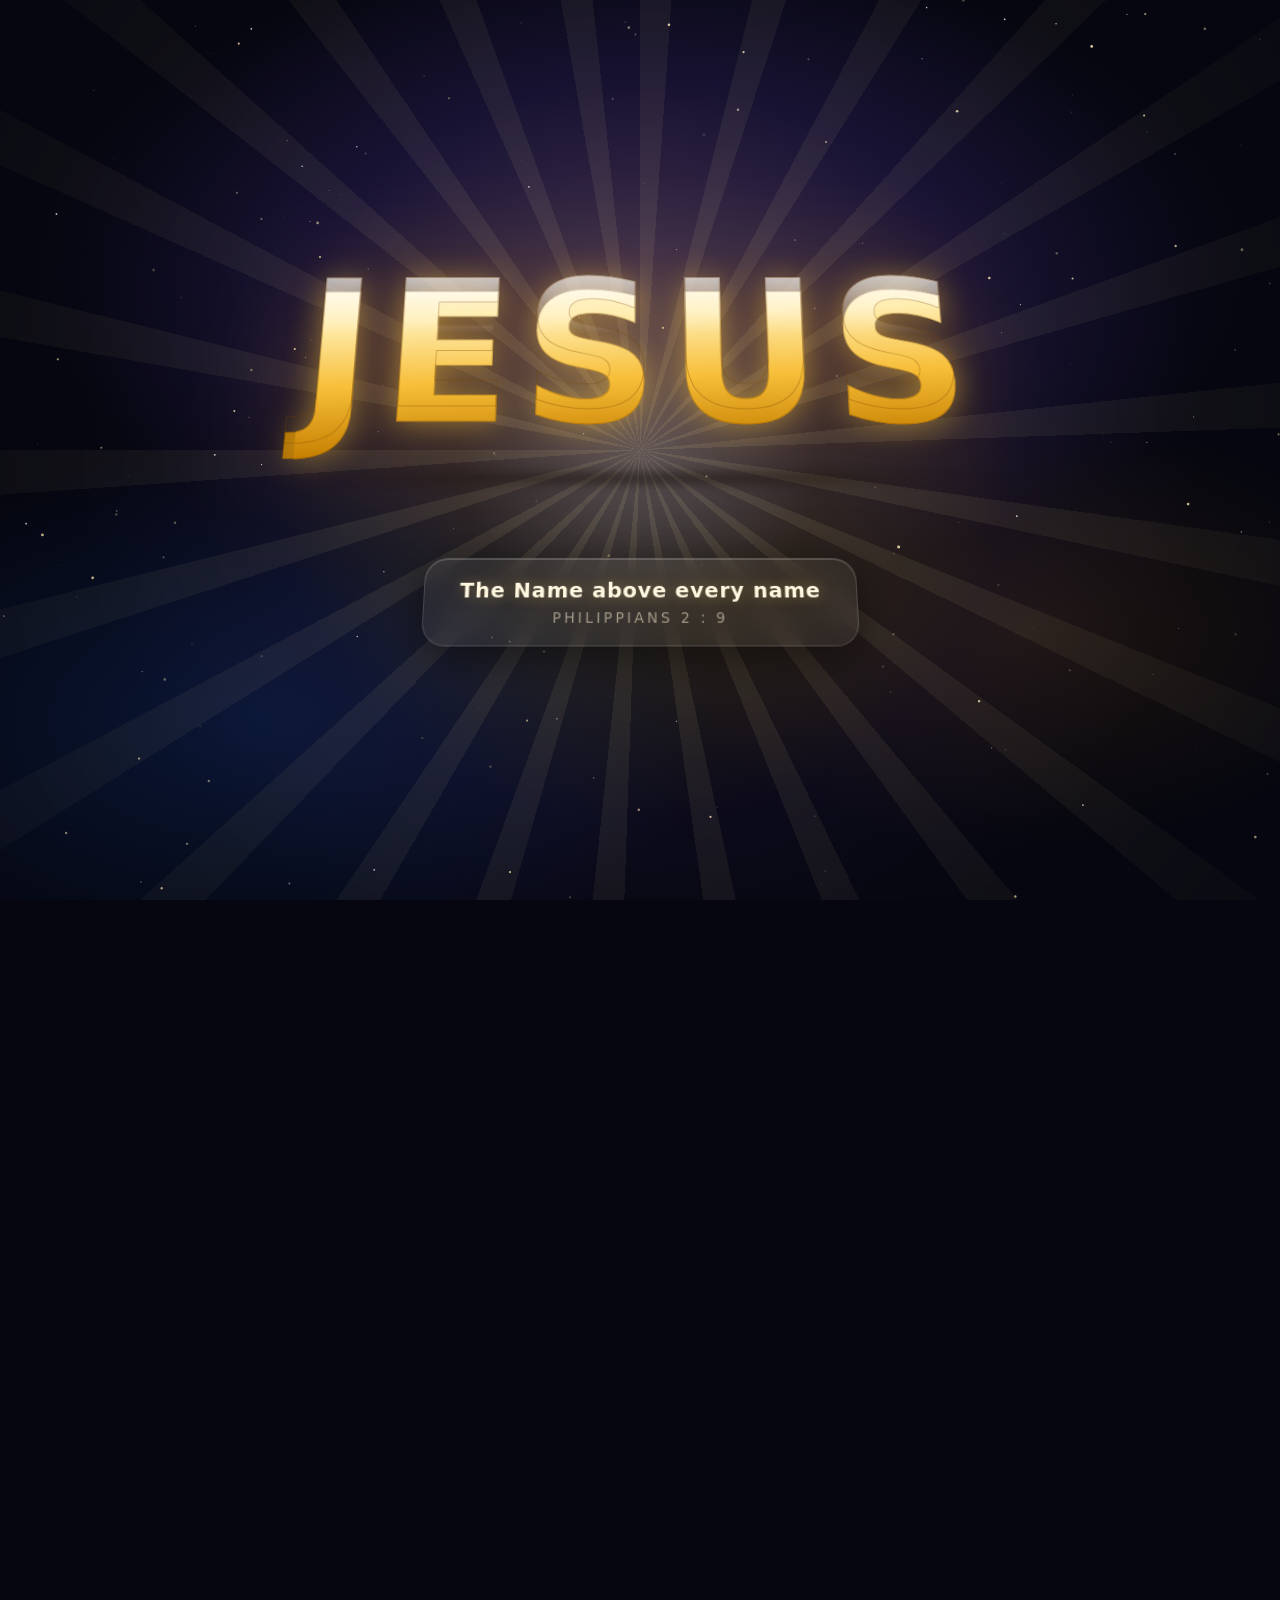
<file: jesus/index.html>
<!DOCTYPE html>
<html lang="en">
<head>
<meta charset="UTF-8">
<meta name="viewport" content="width=device-width, initial-scale=1.0">
<title>The Name — JESUS</title>
<style>
  * { margin: 0; padding: 0; box-sizing: border-box; }

  html, body { height: 100%; overflow: hidden; }

  body {
    background: #05060f;
    font-family: 'Segoe UI', system-ui, -apple-system, sans-serif;
    display: flex;
    align-items: center;
    justify-content: center;
    perspective: 900px;
  }

  /* ---- Nebula background ---- */
  .nebula {
    position: fixed; inset: 0;
    background:
      radial-gradient(ellipse 80% 60% at 50% 30%, rgba(88, 60, 180, .35), transparent 60%),
      radial-gradient(ellipse 60% 50% at 20% 80%, rgba(20, 60, 140, .3), transparent 60%),
      radial-gradient(ellipse 50% 40% at 80% 70%, rgba(140, 90, 20, .18), transparent 60%),
      #05060f;
    animation: nebulaPulse 12s ease-in-out infinite alternate;
  }
  @keyframes nebulaPulse {
    from { filter: brightness(.85); }
    to   { filter: brightness(1.15); }
  }

  canvas#stars { position: fixed; inset: 0; display: block; }

  /* ---- Central light burst ---- */
  .burst {
    position: fixed;
    top: 50%; left: 50%;
    width: 130vmin; height: 130vmin;
    transform: translate(-50%, -50%);
    background: radial-gradient(circle,
      rgba(255, 240, 200, .30) 0%,
      rgba(255, 200, 90, .12) 22%,
      rgba(120, 80, 200, .06) 45%,
      transparent 68%);
    animation: burstPulse 5s ease-in-out infinite alternate;
    pointer-events: none;
  }
  @keyframes burstPulse {
    from { opacity: .55; transform: translate(-50%, -50%) scale(.95); }
    to   { opacity: 1;   transform: translate(-50%, -50%) scale(1.08); }
  }

  /* ---- God rays ---- */
  .rays {
    position: fixed;
    top: 50%; left: 50%;
    width: 200vmax; height: 200vmax;
    transform: translate(-50%, -50%);
    background: repeating-conic-gradient(from 0deg,
      rgba(255, 235, 170, .10) 0deg 4deg,
      transparent 4deg 14deg);
    animation: spin 90s linear infinite;
    mask-image: radial-gradient(circle, black 0%, transparent 55%);
    -webkit-mask-image: radial-gradient(circle, black 0%, transparent 55%);
    pointer-events: none;
  }
  @keyframes spin { to { transform: translate(-50%, -50%) rotate(360deg); } }

  /* ---- 3D stage ---- */
  .stage {
    position: relative;
    text-align: center;
    transform-style: preserve-3d;
    transition: transform .12s ease-out;
    transform: rotateX(14deg);
  }

  /* ---- Extruded 3D Name ---- */
  .name3d {
    position: relative;
    transform-style: preserve-3d;
    font-size: clamp(3.5rem, 19vw, 12rem);
    font-weight: 900;
    letter-spacing: .06em;
    line-height: 1;
    text-transform: uppercase;
    animation: nameIn 1.4s cubic-bezier(.2, .8, .2, 1) both;
  }
  @keyframes nameIn {
    from { opacity: 0; transform: translateY(90px) scale(1.7); filter: blur(14px); }
    to   { opacity: 1; transform: translateY(0) scale(1);    filter: blur(0); }
  }

  .n {
    position: absolute; inset: 0;
    white-space: nowrap;
  }

  /* front face — polished gold */
  .n1 {
    position: relative;
    background: linear-gradient(178deg, #fffcf2 0%, #ffedb0 30%, #f7bf3a 58%, #c67f00 88%, #8a5400 100%);
    -webkit-background-clip: text;
    background-clip: text;
    color: transparent;
    -webkit-text-fill-color: transparent;
    -webkit-text-stroke: 1px rgba(120, 70, 0, .35);
    transform: translateZ(0);
    filter:
      drop-shadow(0 0 16px rgba(255, 200, 60, .5))
      drop-shadow(0 0 55px rgba(255, 160, 20, .3));
    animation: faceGlow 4s ease-in-out infinite alternate;
  }
  @keyframes faceGlow {
    from { filter:
        drop-shadow(0 0 12px rgba(255, 200, 60, .4))
        drop-shadow(0 0 40px rgba(255, 160, 20, .22)); }
    to   { filter:
        drop-shadow(0 0 24px rgba(255, 215, 90, .75))
        drop-shadow(0 0 80px rgba(255, 170, 30, .45)); }
  }

  /* extrusion layer 1 */
  .n2 {
    color: #a86d04;
    transform: translateZ(-7px);
  }

  /* extrusion layer 2 — deep bronze */
  .n3 {
    color: #5d3a00;
    transform: translateZ(-14px);
  }

  /* extrusion layer 3 — darkest shadow base */
  .n4 {
    color: #2e1c00;
    transform: translateZ(-22px);
  }

  /* sharp bevel edge highlight on front face */
  .n1::before {
    content: "JESUS";
    position: absolute; inset: 0;
    background: linear-gradient(180deg, rgba(255,255,255,.9), rgba(255,255,255,0) 38%);
    -webkit-background-clip: text;
    background-clip: text;
    color: transparent;
    -webkit-text-fill-color: transparent;
    pointer-events: none;
  }

  /* ---- Floor shadow (sells the height) ---- */
  .floor {
    position: absolute;
    left: 50%; top: 112%;
    width: 92%; height: 12px;
    transform: translateX(-50%) translateZ(-40px);
    background: radial-gradient(ellipse at center,
      rgba(0, 0, 0, .85) 0%, rgba(20, 10, 0, .5) 40%, transparent 72%);
    filter: blur(6px);
    border-radius: 50%;
    animation: floorBreathe 4s ease-in-out infinite alternate;
  }
  @keyframes floorBreathe {
    from { opacity: .55; transform: translateX(-50%) translateZ(-40px) scaleX(.94); }
    to   { opacity: .85; transform: translateX(-50%) translateZ(-40px) scaleX(1.03); }
  }

  /* ---- Glass caption card ---- */
  .card {
    margin-top: 12vh;
    display: inline-block;
    padding: 18px 34px;
    border-radius: 22px;
    background: rgba(255, 255, 255, .05);
    border: 1px solid rgba(255, 255, 255, .14);
    box-shadow:
      0 8px 40px rgba(0, 0, 0, .5),
      inset 0 1px 0 rgba(255, 255, 255, .18);
    backdrop-filter: blur(14px);
    -webkit-backdrop-filter: blur(14px);
    opacity: 0;
    animation: fadeUp 1.2s ease 1.5s forwards;
  }
  @keyframes fadeUp {
    from { opacity: 0; transform: translateY(24px); }
    to   { opacity: 1; transform: translateY(0); }
  }

  .card .line1 {
    color: #fff7e0;
    font-size: clamp(.95rem, 2.6vw, 1.25rem);
    font-weight: 600;
    letter-spacing: .04em;
    text-shadow: 0 0 14px rgba(255, 210, 100, .35);
  }

  .card .line2 {
    margin-top: 6px;
    color: rgba(255, 240, 210, .55);
    font-size: clamp(.7rem, 1.8vw, .85rem);
    letter-spacing: .22em;
    text-transform: uppercase;
  }

  /* faint floating dust */
  .dust {
    position: fixed; inset: 0; pointer-events: none;
    background-image:
      radial-gradient(2px 2px at 12% 30%, rgba(255,230,170,.35), transparent),
      radial-gradient(1.5px 1.5px at 78% 65%, rgba(255,230,170,.28), transparent),
      radial-gradient(2px 2px at 55% 15%, rgba(255,230,170,.22), transparent),
      radial-gradient(1.5px 1.5px at 33% 82%, rgba(255,230,170,.3), transparent);
    animation: drift 14s ease-in-out infinite alternate;
  }
  @keyframes drift {
    from { transform: translateY(12px); opacity: .5; }
    to   { transform: translateY(-12px); opacity: 1; }
  }
</style>
</head>
<body>
  <div class="nebula"></div>
  <canvas id="stars"></canvas>
  <div class="burst"></div>
  <div class="rays"></div>
  <div class="dust"></div>

  <div class="stage" id="stage">
    <div class="name3d" aria-label="Jesus">
      <span class="n n4">JESUS</span>
      <span class="n n3">JESUS</span>
      <span class="n n2">JESUS</span>
      <span class="n n1">JESUS</span>
      <div class="floor"></div>
    </div>
    <div class="card">
      <div class="line1">The Name above every name</div>
      <div class="line2">Philippians 2 : 9</div>
    </div>
  </div>

<script>
  /* ---- starfield ---- */
  const c = document.getElementById('stars');
  const ctx = c.getContext('2d');
  let stars = [], W, H;

  function resize() {
    W = c.width = innerWidth;
    H = c.height = innerHeight;
    stars = Array.from({ length: Math.min(260, W * H / 6000) }, () => ({
      x: Math.random() * W,
      y: Math.random() * H,
      r: Math.random() * 1.3 + .2,
      a: Math.random(),
      da: (Math.random() * .012 + .004) * (Math.random() < .5 ? 1 : -1),
      vy: -(Math.random() * .06 + .01)
    }));
  }
  resize();
  addEventListener('resize', resize);

  (function draw() {
    ctx.clearRect(0, 0, W, H);
    for (const s of stars) {
      s.a += s.da;
      if (s.a > 1 || s.a < 0) { s.a = Math.max(0, Math.min(1, s.a)); s.da *= -1; }
      s.y += s.vy;
      if (s.y < -2) { s.y = H + 2; s.x = Math.random() * W; }
      ctx.globalAlpha = Math.abs(s.a) * .9;
      ctx.fillStyle = s.r > 1 ? '#ffe9b0' : '#ffffff';
      ctx.beginPath();
      ctx.arc(s.x, s.y, s.r, 0, 6.2832);
      ctx.fill();
    }
    requestAnimationFrame(draw);
  })();

  /* ---- Sharp 3D tilt on pointer ---- */
  const stage = document.getElementById('stage');
  addEventListener('pointermove', e => {
    const px = e.clientX / innerWidth - .5;
    const py = e.clientY / innerHeight - .5;
    const rx = 14 + py * -18;   /* base lean + pointer */
    const ry = px * 24;
    const tz = Math.abs(px) * 26 + Math.abs(py) * 18; /* pop toward viewer */
    stage.style.transform = `rotateX(${rx}deg) rotateY(${ry}deg) translateZ(${tz}px)`;
  });
  addEventListener('pointerleave', () => {
    stage.style.transform = 'rotateX(14deg) rotateY(0deg) translateZ(0px)';
  });
</script>
</body>
</html>
</file>
<file: app/css/styles.css>
/* ============ DIV — AI Learning App Styles ============ */
:root {
  --purple: #7C3AED; --purple-dark: #6D28D9; --purple-deep: #581C87;
  --purple-light: #EDE9FE; --purple-soft: #F5F3FF;
  --teal: #14B8A6; --teal-dark: #0F9488; --teal-light: #CCFBF1;
  --yellow: #F59E0B; --yellow-dark: #D97706; --yellow-light: #FEF3C7;
  --pink: #EC4899; --pink-light: #FCE7F3;
  --green: #22C55E; --green-dark: #16A34A; --green-light: #DCFCE7;
  --red: #EF4444; --red-light: #FEE2E2;
  --ink: #1E1B2E; --ink-soft: #4B4658; --ink-faint: #9490A3;
  --bg: #FAF8FF; --card: #FFFFFF; --line: #EAE6F8;
  --radius: 24px; --radius-sm: 16px;
  --shadow: 0 4px 16px rgba(124, 58, 237, 0.10);
  --font-head: 'Fredoka', sans-serif;
  --font-body: 'Nunito', sans-serif;
}
* { margin: 0; padding: 0; box-sizing: border-box; -webkit-tap-highlight-color: transparent; }
html { font-size: 16px; }
body {
  font-family: var(--font-body); background: var(--bg); color: var(--ink);
  max-width: 480px; margin: 0 auto; min-height: 100vh; min-height: 100dvh;
  position: relative; overflow-x: hidden;
  padding-bottom: env(safe-area-inset-bottom);
}
button { font-family: inherit; cursor: pointer; border: none; background: none; }
input, textarea { font-family: inherit; }
.hidden { display: none !important; }

/* ---------- Chunky Duolingo-style buttons ---------- */
.btn-chunky {
  display: block; width: 100%; padding: 16px 24px; border-radius: var(--radius-sm);
  font-family: var(--font-head); font-weight: 600; font-size: 1.1rem; color: #fff;
  box-shadow: 0 4px 0 rgba(0,0,0,0.18); transition: transform .08s, box-shadow .08s;
  margin-top: 16px;
}
.btn-chunky:active { transform: translateY(3px); box-shadow: 0 1px 0 rgba(0,0,0,0.18); }
.btn-chunky:disabled { opacity: .45; }
.btn-primary { background: var(--purple); box-shadow: 0 4px 0 var(--purple-deep); }
.btn-teal { background: var(--teal); box-shadow: 0 4px 0 var(--teal-dark); }
.btn-danger-outline { background: #fff; color: var(--red); border: 2px solid var(--red); box-shadow: 0 4px 0 var(--red); margin-bottom: 12px; }

/* ---------- Onboarding ---------- */
#screen-onboarding { padding: 24px; min-height: 100dvh; display: flex; flex-direction: column; }
#screen-onboarding.active { display: flex; }
.ob-progress { height: 10px; background: var(--purple-light); border-radius: 8px; overflow: hidden; margin-bottom: 28px; }
.ob-bar { height: 100%; width: 20%; background: linear-gradient(90deg, var(--purple), var(--pink)); border-radius: 8px; transition: width .4s ease; }
.ob-step { display: none; flex-direction: column; flex: 1; animation: slideUp .35s ease; }
.ob-step.active { display: flex; }
@keyframes slideUp { from { opacity: 0; transform: translateY(16px); } to { opacity: 1; transform: none; } }
.ob-hero { text-align: center; flex: 1; display: flex; flex-direction: column; justify-content: center; align-items: center; }
.ob-mascot { width: 180px; height: 180px; object-fit: contain; margin-bottom: 12px; filter: drop-shadow(0 12px 24px rgba(124,58,237,.25)); }
.ob-mini { width: 48px; height: 48px; object-fit: contain; }
.ob-hero h1 { font-family: var(--font-head); font-size: 2.3rem; font-weight: 700; margin-bottom: 12px; }
.ob-hero p { color: var(--ink-soft); font-size: 1.05rem; line-height: 1.55; max-width: 320px; }
.grad-text { background: linear-gradient(90deg, var(--purple), var(--pink)); -webkit-background-clip: text; background-clip: text; -webkit-text-fill-color: transparent; }
.ob-skipnote { text-align: center; color: var(--ink-faint); font-size: .85rem; margin-top: 12px; }
.ob-head { display: flex; gap: 14px; align-items: center; margin-bottom: 20px; }
.ob-head h2 { font-family: var(--font-head); font-size: 1.5rem; font-weight: 600; }
.ob-sub { color: var(--ink-soft); margin-bottom: 16px; }
.float { animation: float 3.2s ease-in-out infinite; }
@keyframes float { 0%,100% { transform: translateY(0); } 50% { transform: translateY(-10px); } }

/* Level cards */
.level-cards { display: flex; flex-direction: column; gap: 14px; flex: 1; justify-content: center; }
.level-card {
  background: var(--card); border: 3px solid var(--line); border-radius: var(--radius);
  padding: 22px; text-align: left; display: flex; align-items: center; gap: 16px;
  transition: all .15s; box-shadow: var(--shadow);
}
.level-card:active { transform: scale(.97); }
.level-card.selected { border-color: var(--purple); background: var(--purple-soft); }
.level-emoji { font-size: 2.2rem; }
.level-title { font-family: var(--font-head); font-weight: 600; font-size: 1.2rem; }
.level-sub { color: var(--ink-faint); font-size: .9rem; }

/* Chips */
.chips-grid { display: grid; grid-template-columns: repeat(3, 1fr); gap: 10px; }
.chip-select {
  padding: 14px 8px; border-radius: var(--radius-sm); background: var(--card);
  border: 2px solid var(--line); font-weight: 700; font-size: .92rem; color: var(--ink-soft);
  transition: all .15s;
}
.chip-select.selected { background: var(--purple); color: #fff; border-color: var(--purple); box-shadow: 0 3px 0 var(--purple-deep); }
.chips-grid .chip-select.subject-chip { display: flex; flex-direction: column; gap: 4px; font-size: .8rem; text-align: center; }
.subject-chip .chip-emoji { font-size: 1.4rem; }

/* Forms */
.form-group { margin-bottom: 18px; }
.form-group label { display: block; font-weight: 800; font-size: .9rem; margin-bottom: 8px; color: var(--ink-soft); }
.optional { color: var(--ink-faint); font-weight: 600; font-size: .8rem; }
.form-group input {
  width: 100%; padding: 16px; border-radius: var(--radius-sm); border: 2px solid var(--line);
  font-size: 1rem; background: var(--card); color: var(--ink); outline: none; transition: border .15s;
}
.form-group input:focus { border-color: var(--purple); }
.mt20 { margin-top: 20px; }

/* ---------- Main app layout ---------- */
.app-main { min-height: 100dvh; padding-bottom: 84px; }
.screen { display: none; padding: 20px; animation: slideUp .3s ease; }
.screen.active { display: block; }

/* Bottom nav */
.bottom-nav {
  position: fixed; bottom: 0; left: 50%; transform: translateX(-50%);
  width: 100%; max-width: 480px; background: var(--card);
  display: flex; justify-content: space-around; padding: 10px 6px calc(10px + env(safe-area-inset-bottom));
  border-top: 1px solid var(--line); z-index: 50; box-shadow: 0 -6px 24px rgba(30,27,46,.06);
}
.nav-btn { display: flex; flex-direction: column; align-items: center; gap: 2px; font-size: .72rem; font-weight: 800; color: var(--ink-faint); padding: 4px 12px; border-radius: 12px; transition: all .15s; }
.nav-btn span { font-size: 1.35rem; }
.nav-btn.active { color: var(--purple); background: var(--purple-light); }

/* ---------- Home ---------- */
.home-hero { position: relative; background: linear-gradient(135deg, var(--purple) 0%, #9F67FF 60%, var(--pink) 120%); border-radius: 28px; padding: 24px 20px 100px; color: #fff; overflow: hidden; margin-bottom: 0; }
.home-stats { display: flex; gap: 10px; margin-bottom: 14px; }
.stat-chip { background: rgba(255,255,255,.22); backdrop-filter: blur(6px); border-radius: 999px; padding: 6px 14px; font-size: .9rem; font-weight: 700; }
.home-hello h2 { font-family: var(--font-head); font-size: 1.7rem; font-weight: 600; }
.home-hello p { opacity: .9; font-size: .95rem; }
.home-mascot { position: absolute; right: -6px; bottom: -24px; width: 150px; height: 150px; object-fit: contain; filter: drop-shadow(0 10px 20px rgba(0,0,0,.25)); }
.daily-goal {
  background: var(--card); border-radius: var(--radius); padding: 18px; display: flex; align-items: center; gap: 18px;
  margin: -56px 4px 20px; box-shadow: var(--shadow); position: relative; z-index: 2;
  border: 2px solid var(--line);
}
.goal-ring {
  width: 74px; height: 74px; border-radius: 50%; display: flex; align-items: center; justify-content: center;
  font-weight: 900; font-size: .95rem; color: var(--purple);
  background: conic-gradient(var(--purple) 0deg, var(--purple-light) 0deg);
  position: relative;
}
.goal-ring::before { content: ''; position: absolute; inset: 7px; background: #fff; border-radius: 50%; }
.goal-ring span { position: relative; z-index: 1; }
.goal-info h3 { font-family: var(--font-head); font-size: 1.1rem; font-weight: 600; }
.goal-info p { color: var(--ink-soft); font-size: .9rem; }

.section-head { display: flex; justify-content: space-between; align-items: center; margin: 22px 0 12px; }
.section-head h3 { font-family: var(--font-head); font-weight: 600; font-size: 1.15rem; }
.link-btn { color: var(--purple); font-weight: 800; font-size: .9rem; }

.qa-grid { display: grid; grid-template-columns: 1fr 1fr; gap: 12px; }
.qa-card { border-radius: var(--radius); padding: 16px; display: flex; flex-direction: column; gap: 2px; align-items: flex-start; color: #fff; box-shadow: 0 4px 0 rgba(0,0,0,.15); transition: transform .08s; }
.qa-card:active { transform: translateY(3px); box-shadow: 0 1px 0 rgba(0,0,0,.15); }
.qa-emoji { font-size: 1.6rem; margin-bottom: 4px; }
.qa-card span:not(.qa-emoji) { font-family: var(--font-head); font-weight: 600; font-size: 1.02rem; }
.qa-card small { opacity: .85; font-size: .78rem; font-weight: 700; }
.qa-purple { background: var(--purple); box-shadow: 0 4px 0 var(--purple-deep); }
.qa-teal { background: var(--teal); box-shadow: 0 4px 0 var(--teal-dark); }
.qa-yellow { background: var(--yellow); box-shadow: 0 4px 0 var(--yellow-dark); }
.qa-pink { background: var(--pink); box-shadow: 0 4px 0 #BE185D; }

.subject-grid { display: grid; grid-template-columns: repeat(3, 1fr); gap: 10px; }
.subject-card {
  background: var(--card); border: 2px solid var(--line); border-radius: var(--radius-sm);
  padding: 14px 8px; display: flex; flex-direction: column; align-items: center; gap: 4px;
  font-weight: 800; font-size: .8rem; color: var(--ink-soft); transition: all .15s;
}
.subject-card:active { transform: scale(.95); }
.subject-card .sub-emoji { font-size: 1.5rem; }
.subject-card small { color: var(--ink-faint); font-size: .7rem; font-weight: 700; }

/* ---------- Tutor chat ---------- */
#screen-tutor { display: none; flex-direction: column; height: 100dvh; padding: 0 0 84px; }
#screen-tutor.active { display: flex; }
.chat-header {
  display: flex; align-items: center; gap: 12px; padding: 14px 18px;
  background: var(--card); border-bottom: 1px solid var(--line); position: sticky; top: 0; z-index: 10;
}
.chat-mascot { width: 42px; height: 42px; object-fit: contain; }
.chat-header h3 { font-family: var(--font-head); font-weight: 600; font-size: 1.05rem; }
.chat-header p { font-size: .75rem; color: var(--green-dark); font-weight: 700; }
.voice-toggle { margin-left: auto; font-size: 1.4rem; padding: 8px; border-radius: 12px; background: var(--purple-soft); transition: all .2s; }
.voice-toggle.on { background: var(--teal-light); }
.chat-messages { flex: 1; overflow-y: auto; padding: 18px; display: flex; flex-direction: column; gap: 10px; }
.msg-welcome { display: flex; gap: 10px; align-items: flex-start; background: var(--purple-soft); border-radius: 18px 18px 18px 4px; padding: 12px 14px; }
.msg-welcome img { width: 34px; height: 34px; object-fit: contain; }
.msg-welcome p { font-size: .92rem; color: var(--ink-soft); }
.msg { max-width: 82%; padding: 12px 16px; border-radius: 20px; font-size: .95rem; line-height: 1.5; white-space: pre-wrap; word-break: break-word; animation: popIn .25s ease; }
@keyframes popIn { from { opacity: 0; transform: scale(.9); } to { opacity: 1; transform: none; } }
.msg.user { align-self: flex-end; background: var(--purple); color: #fff; border-radius: 20px 20px 4px 20px; }
.msg.bot { align-self: flex-start; background: var(--card); border: 1px solid var(--line); border-radius: 20px 20px 20px 4px; box-shadow: var(--shadow); }
.typing { display: flex; gap: 5px; padding: 14px 16px; align-self: flex-start; background: var(--card); border-radius: 20px 20px 20px 4px; border: 1px solid var(--line); }
.typing span { width: 8px; height: 8px; background: var(--purple); border-radius: 50%; animation: blink 1.2s infinite; }
.typing span:nth-child(2) { animation-delay: .2s; }
.typing span:nth-child(3) { animation-delay: .4s; }
@keyframes blink { 0%,80%,100% { opacity: .25; } 40% { opacity: 1; } }
.chat-input-row {
  display: flex; gap: 10px; padding: 12px 16px; background: var(--card);
  border-top: 1px solid var(--line); align-items: center;
}
.mic-btn { font-size: 1.45rem; width: 46px; height: 46px; border-radius: 50%; background: var(--teal-light); flex-shrink: 0; transition: all .15s; }
.mic-btn.rec { background: var(--red); animation: pulse 1s infinite; color: #fff; }
@keyframes pulse { 0%,100% { transform: scale(1); } 50% { transform: scale(1.12); } }
#chat-input { flex: 1; padding: 13px 16px; border-radius: 999px; border: 2px solid var(--line); font-size: .95rem; outline: none; background: var(--bg); }
#chat-input:focus { border-color: var(--purple); }
.send-btn { width: 46px; height: 46px; border-radius: 50%; background: var(--purple); color: #fff; font-size: 1.1rem; flex-shrink: 0; box-shadow: 0 3px 0 var(--purple-deep); }
.send-btn:active { transform: translateY(2px); box-shadow: 0 1px 0 var(--purple-deep); }
.recording-badge { text-align: center; font-size: .85rem; font-weight: 800; color: var(--red); padding-bottom: 8px; }

/* ---------- Tests / Quiz ---------- */
.tab-head { margin-bottom: 18px; }
.tab-head h2 { font-family: var(--font-head); font-weight: 600; font-size: 1.6rem; margin-bottom: 4px; }
.tab-head p { color: var(--ink-soft); font-size: .92rem; }
#screen-quiz { padding: 20px; }
.quiz-top { display: flex; align-items: center; gap: 12px; margin-bottom: 24px; }
.quiz-quit { font-size: 1.1rem; color: var(--ink-faint); padding: 6px 10px; border-radius: 10px; background: var(--purple-soft); }
.quiz-progress { flex: 1; height: 12px; background: var(--purple-light); border-radius: 8px; overflow: hidden; }
#quiz-bar { height: 100%; width: 0%; background: linear-gradient(90deg, var(--purple), var(--pink)); border-radius: 8px; transition: width .3s; }
.quiz-count { font-weight: 900; color: var(--purple); font-size: .9rem; }
.quiz-loading { text-align: center; padding: 60px 0; }
.quiz-loading img { width: 90px; height: 90px; object-fit: contain; margin-bottom: 12px; }
.quiz-loading p { font-weight: 800; color: var(--ink-soft); margin-bottom: 16px; }
.quiz-question { font-family: var(--font-head); font-weight: 600; font-size: 1.25rem; line-height: 1.45; margin-bottom: 22px; }
.quiz-options { display: flex; flex-direction: column; gap: 12px; }
.quiz-opt {
  padding: 16px 18px; border-radius: var(--radius-sm); border: 2px solid var(--line);
  background: var(--card); font-weight: 700; font-size: .98rem; text-align: left; color: var(--ink);
  transition: all .15s; display: flex; gap: 12px; align-items: center; box-shadow: 0 3px 0 var(--line);
}
.quiz-opt:active { transform: translateY(2px); box-shadow: none; }
.quiz-opt .opt-letter { width: 30px; height: 30px; border-radius: 10px; background: var(--purple-soft); color: var(--purple); display: flex; align-items: center; justify-content: center; font-weight: 900; flex-shrink: 0; }
.quiz-opt.correct { border-color: var(--green); background: var(--green-light); box-shadow: 0 3px 0 var(--green-dark); }
.quiz-opt.correct .opt-letter { background: var(--green); color: #fff; }
.quiz-opt.wrong { border-color: var(--red); background: var(--red-light); box-shadow: 0 3px 0 var(--red); }
.quiz-opt.wrong .opt-letter { background: var(--red); color: #fff; }
.quiz-opt:disabled { opacity: 1; }
.quiz-explain { margin-top: 18px; padding: 14px 16px; border-radius: var(--radius-sm); background: var(--purple-soft); font-size: .9rem; line-height: 1.5; color: var(--ink-soft); animation: slideUp .3s; }
.quiz-explain b { color: var(--purple); }
.quiz-result { text-align: center; padding: 30px 10px; animation: slideUp .4s; }
.quiz-result img { width: 120px; height: 120px; object-fit: contain; }
.quiz-result h2 { font-family: var(--font-head); font-size: 1.8rem; font-weight: 600; margin: 8px 0 4px; }
.quiz-result .score-line { font-size: 1.15rem; font-weight: 900; color: var(--purple); }
.quiz-result p { color: var(--ink-soft); margin: 8px 0 4px; }
.xp-earned { display: inline-block; background: var(--yellow-light); color: var(--yellow-dark); font-weight: 900; padding: 6px 16px; border-radius: 999px; margin-top: 10px; }

/* ---------- Assignments ---------- */
.assign-question { background: var(--card); border: 2px solid var(--line); border-radius: var(--radius); padding: 18px; font-size: .98rem; line-height: 1.6; margin-bottom: 16px; box-shadow: var(--shadow); }
.assign-textarea { width: 100%; min-height: 180px; border-radius: var(--radius-sm); border: 2px solid var(--line); padding: 16px; font-size: .95rem; outline: none; background: var(--bg); resize: vertical; }
.assign-textarea:focus { border-color: var(--purple); }
.assign-grade { margin-top: 20px; padding: 18px; border-radius: var(--radius); background: var(--purple-soft); animation: slideUp .3s; }
.assign-grade h3 { font-family: var(--font-head); margin-bottom: 8px; }
.assign-score { font-size: 1.6rem; font-weight: 900; color: var(--purple); }
.assign-grade p { line-height: 1.55; font-size: .93rem; }

/* ---------- Progress ---------- */
.prog-cards { display: grid; grid-template-columns: repeat(3, 1fr); gap: 10px; }
.prog-card { background: var(--card); border: 2px solid var(--line); border-radius: var(--radius-sm); padding: 16px 8px; text-align: center; box-shadow: var(--shadow); }
.prog-big { font-family: var(--font-head); font-size: 1.7rem; font-weight: 700; color: var(--purple); display: block; }
.prog-label { font-size: .75rem; font-weight: 800; color: var(--ink-faint); }
.badge-grid { display: grid; grid-template-columns: repeat(4, 1fr); gap: 10px; }
.badge { background: var(--card); border: 2px solid var(--line); border-radius: var(--radius-sm); padding: 12px 4px; text-align: center; font-size: .68rem; font-weight: 800; color: var(--ink-faint); }
.badge .badge-emoji { display: block; font-size: 1.6rem; margin-bottom: 4px; filter: grayscale(1); opacity: .4; }
.badge.earned { border-color: var(--yellow); background: var(--yellow-light); color: var(--yellow-dark); }
.badge.earned .badge-emoji { filter: none; opacity: 1; }
.score-list { display: flex; flex-direction: column; gap: 10px; }
.score-row { background: var(--card); border: 2px solid var(--line); border-radius: var(--radius-sm); padding: 14px 16px; display: flex; justify-content: space-between; align-items: center; }
.score-row b { font-size: .95rem; }
.score-avg { font-weight: 900; color: var(--purple); }
.score-row small { display: block; color: var(--ink-faint); font-size: .75rem; }

/* ---------- Profile ---------- */
.profile-card { background: linear-gradient(135deg, var(--purple-soft), #fff); border: 2px solid var(--line); border-radius: var(--radius); padding: 20px; display: flex; gap: 16px; align-items: center; box-shadow: var(--shadow); }
.profile-mascot { width: 64px; height: 64px; object-fit: contain; }
.profile-card h3 { font-family: var(--font-head); font-weight: 600; font-size: 1.3rem; }
.profile-card p { font-size: .85rem; color: var(--ink-soft); font-weight: 700; }
.profile-card .pill { display: inline-block; background: var(--purple); color: #fff; font-size: .7rem; font-weight: 900; padding: 3px 10px; border-radius: 999px; margin-top: 5px; }
.settings-row { display: flex; justify-content: space-between; align-items: center; background: var(--card); border: 2px solid var(--line); border-radius: var(--radius-sm); padding: 16px; font-weight: 800; font-size: .95rem; margin-bottom: 10px; }
.switch { position: relative; width: 52px; height: 30px; flex-shrink: 0; }
.switch input { opacity: 0; width: 0; height: 0; }
.slider { position: absolute; inset: 0; background: #D9D3EC; border-radius: 999px; transition: .2s; }
.slider::before { content: ''; position: absolute; width: 24px; height: 24px; border-radius: 50%; background: #fff; top: 3px; left: 3px; transition: .2s; box-shadow: 0 2px 4px rgba(0,0,0,.2); }
.switch input:checked + .slider { background: var(--teal); }
.switch input:checked + .slider::before { transform: translateX(22px); }
.version-note { text-align: center; color: var(--ink-faint); font-size: .78rem; margin-top: 20px; font-weight: 700; }

/* Toast */
#toast { position: fixed; bottom: 100px; left: 50%; transform: translateX(-50%) translateY(20px); background: var(--ink); color: #fff; font-weight: 700; font-size: .88rem; padding: 12px 22px; border-radius: 999px; opacity: 0; pointer-events: none; transition: all .3s; z-index: 100; max-width: 90%; text-align: center; }
#toast.show { opacity: 1; transform: translateX(-50%) translateY(0); }

/* Scrollbar */
::-webkit-scrollbar { width: 4px; }
::-webkit-scrollbar-thumb { background: var(--purple-light); border-radius: 4px; }

/* ============ v2: Splash ============ */
#splash {
  position: fixed; inset: 0; z-index: 200; background: linear-gradient(160deg, var(--purple) 0%, #9F67FF 70%, var(--pink) 130%);
  display: flex; flex-direction: column; align-items: center; justify-content: center;
  transition: opacity .45s ease, visibility .45s; max-width: 480px; margin: 0 auto;
}
#splash.hide { opacity: 0; visibility: hidden; pointer-events: none; }
#splash.hidden { display: none; }
.splash-mascot { width: 140px; height: 140px; object-fit: contain; filter: drop-shadow(0 14px 30px rgba(0,0,0,.3)); }
.splash-title { font-family: var(--font-head); font-size: 3.4rem; font-weight: 700; color: #fff; letter-spacing: .02em; }
.splash-tag { color: rgba(255,255,255,.92); font-weight: 800; font-size: 1.1rem; margin-top: -6px; }
.splash-stew { margin-top: 26px; color: #fff; background: rgba(255,255,255,.18); backdrop-filter: blur(6px);
  padding: 8px 18px; border-radius: 999px; font-size: .85rem; font-weight: 700; }
.splash-stew b { font-weight: 900; }

/* ============ v2: Auth overlay ============ */
.auth-overlay { position: fixed; inset: 0; z-index: 150; display: none; align-items: center; justify-content: center; padding: 22px;
  background: rgba(30,27,46,.55); backdrop-filter: blur(6px); max-width: 480px; margin: 0 auto; }
.auth-overlay.active { display: flex; }
.auth-card { background: var(--card); border-radius: 30px; padding: 26px 22px; width: 100%; text-align: center;
  box-shadow: 0 30px 60px rgba(30,27,46,.35); animation: popIn .3s ease; }
.auth-mascot { width: 70px; height: 70px; object-fit: contain; margin: 0 auto 4px; display: block; }
.auth-card h2 { font-family: var(--font-head); font-weight: 600; font-size: 1.45rem; margin-bottom: 4px; }
.auth-sub { color: var(--ink-soft); font-size: .9rem; font-weight: 700; margin-bottom: 14px; }
.auth-card .form-group { text-align: left; }
.auth-card input { width: 100%; }
.auth-switch-line { margin-top: 14px; font-size: .9rem; color: var(--ink-soft); font-weight: 700; }
.auth-switch-line b { color: var(--purple); cursor: pointer; }
.auth-skip { display: block; margin: 14px auto 0; background: none; color: var(--ink-faint); font-weight: 800; font-size: .85rem; }
.auth-stew { margin-top: 16px; color: var(--ink-faint); font-size: .72rem; font-weight: 800; }
.auth-card-mini { background: var(--card); border: 2px solid var(--line); border-radius: var(--radius-sm); padding: 16px; }
.auth-line { font-size: .88rem; color: var(--ink-soft); font-weight: 700; margin-bottom: 10px; word-break: break-all; }
.auth-dot { color: var(--green); font-weight: 900; }
.auth-card-mini .btn-chunky { margin-top: 4px; }

/* ============ v2: S.T.E.W banner ============ */
.stew-banner { margin-top: 22px; background: linear-gradient(135deg, var(--purple-soft), var(--teal-light));
  border: 2px dashed var(--purple); border-radius: var(--radius-sm); padding: 14px 16px;
  font-size: .85rem; font-weight: 700; color: var(--ink-soft); text-align: center; line-height: 1.5; }
.stew-banner b { color: var(--purple); }
.stew-banner a { color: var(--teal-dark); font-weight: 900; }
.stew-credit { font-size: .78rem !important; color: var(--ink-faint) !important; font-weight: 800; }

/* ============ v2: Voice picker ============ */
.voice-modal { position: fixed; inset: 0; z-index: 160; display: none; max-width: 480px; margin: 0 auto; }
.voice-modal.active { display: block; }
.voice-modal-bg { position: absolute; inset: 0; background: rgba(30,27,46,.55); backdrop-filter: blur(4px); }
.voice-modal-card { position: absolute; bottom: 0; left: 0; right: 0; background: var(--card); border-radius: 28px 28px 0 0;
  padding: 20px 18px calc(24px + env(safe-area-inset-bottom)); max-height: 75dvh; overflow-y: auto; animation: slideUp .3s ease; }
.voice-modal-head { display: flex; justify-content: space-between; align-items: center; margin-bottom: 4px; }
.voice-modal-head h3 { font-family: var(--font-head); font-weight: 600; font-size: 1.2rem; }
.voice-close { font-size: 1rem; background: var(--purple-soft); width: 34px; height: 34px; border-radius: 12px; color: var(--purple); }
.voice-hint { font-size: .85rem; color: var(--ink-soft); font-weight: 700; margin-bottom: 14px; }
.voice-list { display: flex; flex-direction: column; gap: 8px; }
.voice-row { display: flex; justify-content: space-between; align-items: center; background: var(--bg);
  border: 2px solid var(--line); border-radius: 14px; padding: 12px 14px; }
.voice-row.selected { border-color: var(--purple); background: var(--purple-soft); }
.voice-row b { font-size: .92rem; }
.voice-row small { display: block; color: var(--ink-faint); font-size: .75rem; font-weight: 700; }
.voice-row > span { color: var(--purple); font-weight: 900; }
.voice-actions { display: flex; align-items: center; gap: 10px; }
.voice-prev { background: var(--purple); color: #fff; width: 34px; height: 34px; border-radius: 50%; font-size: .8rem;
  box-shadow: 0 3px 0 var(--purple-deep); }
.voice-empty { text-align: center; color: var(--ink-faint); font-weight: 700; padding: 20px; }

/* ============ v2: Range slider & misc ============ */
.range-slider { -webkit-appearance: none; width: 150px; height: 8px; border-radius: 999px;
  background: linear-gradient(90deg, var(--purple) 40%, var(--purple-light) 40%); outline: none; }
.range-slider::-webkit-slider-thumb { -webkit-appearance: none; width: 24px; height: 24px; border-radius: 50%;
  background: #fff; border: 3px solid var(--purple); box-shadow: 0 2px 6px rgba(0,0,0,.2); }
.settings-row { align-items: center; }
.settings-row small { display: block; color: var(--ink-faint); font-size: .75rem; margin-top: 2px; }
.voice-row small { font-weight: 700; }


/* ---------- Study Library ---------- */
.lib-home-card {
  display: flex; align-items: center; gap: 14px; width: 100%;
  background: #fff; border: 1.5px dashed #c4b5fd; border-radius: 16px;
  padding: 14px 16px; margin-bottom: 18px; cursor: pointer;
  box-shadow: 0 1px 4px rgba(124,58,237,.08); text-align: left;
  font-family: inherit;
}
.lib-home-card:active { background: #faf5ff; }
.lib-home-emoji { font-size: 28px; }
.lib-home-text { flex: 1; display: flex; flex-direction: column; }
.lib-home-text b { color: #1f2937; font-size: 15px; }
.lib-home-text small { color: #6b7280; font-size: 12px; margin-top: 2px; }
.lib-home-arrow { color: #7c3aed; font-weight: 700; }

.upload-card {
  display: flex; flex-direction: column; align-items: center; gap: 6px;
  background: #fff; border: 2px dashed #a78bfa; border-radius: 18px;
  padding: 26px 16px; cursor: pointer; text-align: center;
  box-shadow: 0 2px 8px rgba(124,58,237,.10);
}
.upload-card:active { background: #faf5ff; }
.upload-emoji { font-size: 38px; }
.upload-card b { color: #1f2937; font-size: 16px; }
.upload-card small { color: #6b7280; font-size: 12px; }

.lib-progress { margin-top: 14px; }
.lib-progress-track { height: 10px; border-radius: 99px; background: #ede9fe; overflow: hidden; }
.lib-progress-fill { height: 100%; width: 0; border-radius: 99px; background: linear-gradient(90deg,#7c3aed,#c026d3); transition: width .6s ease; }
.lib-progress p { text-align: center; color: #6b7280; font-size: 13px; margin-top: 8px; }
.lib-cancel-btn { display: block; margin: 10px auto 0; padding: 7px 18px; border: none; border-radius: 99px;
  background: #f3f4f6; color: #6b7280; font-size: 13px; font-weight: 600; }
.lib-cancel-btn:active { background: #e5e7eb; }

.lib-count-chip { font-size: 12px; color: #7c3aed; font-weight: 600; }
.lib-empty { text-align: center; color: #9ca3af; font-size: 14px; line-height: 1.6; padding: 26px 10px; }
.material-card { background: #fff; border-radius: 16px; padding: 14px; margin-bottom: 12px; box-shadow: 0 1px 5px rgba(0,0,0,.06); }
.material-head { display: flex; align-items: flex-start; gap: 10px; }
.material-emoji { font-size: 26px; }
.material-info { flex: 1; min-width: 0; }
.material-info b { display: block; font-size: 14px; color: #1f2937; word-break: break-all; }
.material-info small { color: #6b7280; font-size: 12px; line-height: 1.4; display: block; margin-top: 3px; }
.material-del { border: none; background: none; color: #9ca3af; font-size: 15px; cursor: pointer; padding: 2px 6px; }
.material-meta { display: flex; gap: 12px; margin: 10px 0; }
.material-meta span { font-size: 11.5px; color: #7c3aed; background: #f3e8ff; border-radius: 99px; padding: 3px 9px; }
.material-actions { display: flex; flex-wrap: wrap; gap: 6px; }
.btn-ask-div {
  flex: 1; border: none; border-radius: 12px; padding: 11px; cursor: pointer;
  background: linear-gradient(90deg,#7c3aed,#a855f7); color: #fff;
  font-size: 14px; font-weight: 700; font-family: inherit;
}
.btn-ask-div:active { opacity: .85; }

/* Material chip in tutor chat */
.mat-chip {
  display: flex; align-items: center; justify-content: space-between; gap: 8px;
  background: #f3e8ff; color: #6d28d9; border-radius: 12px;
  padding: 8px 12px; margin: 8px 12px 0; font-size: 12.5px; cursor: pointer;
}
.mat-chip-x { font-size: 14px; opacity: .7; }

/* ============ 3D ANIMATED MASCOT (everywhere) ============ */
.mascot-svg svg { width: 100%; height: auto; overflow: visible; display: block; }
.mascot-home-wrap { width: 130px; margin: 0 auto; }
.mascot-chat-wrap { width: 54px; }
.mascot-auth-wrap { width: 90px; margin: 0 auto 8px; }
.mascot-live-big { width: 150px; margin: 0 auto; }
.mascot-live-wrap { width: 100%; }

.owl3d { animation: owlFloat 3.2s ease-in-out infinite; }
@keyframes owlFloat { 0%,100% { transform: translateY(0); } 50% { transform: translateY(-8px); } }
.owl3d .eye, .owl3d .beak, .owl3d .hat, .owl3d .wing-l, .owl3d .wing-r { transform-box: fill-box; transform-origin: center; }
.owl3d .eye { animation: owlBlink 4.6s infinite; }
@keyframes owlBlink { 0%,93%,100% { transform: scaleY(1); } 96% { transform: scaleY(.08); } }
.owl3d .wing-l { animation: owlWingL 4s ease-in-out infinite; }
.owl3d .wing-r { animation: owlWingR 4s ease-in-out infinite; }
@keyframes owlWingL { 0%,100% { transform: rotate(0deg); } 50% { transform: rotate(7deg); } }
@keyframes owlWingR { 0%,100% { transform: rotate(0deg); } 50% { transform: rotate(-7deg); } }

/* talking state — mouth flap + bounce */
.owl3d.talking { animation: owlTalk .5s ease-in-out infinite; }
@keyframes owlTalk { 0%,100% { transform: translateY(0) scale(1); } 50% { transform: translateY(-3px) scale(1.03); } }
.owl3d.talking .mouth { display: block; animation: mouthFlap .28s ease-in-out infinite; }
@keyframes mouthFlap { 0%,100% { transform: scaleY(.4); } 50% { transform: scaleY(1); } }
.owl3d.talking .wing-l { animation: owlWingL .5s ease-in-out infinite; }
.owl3d.talking .wing-r { animation: owlWingR .5s ease-in-out infinite; }

/* listening state — head tilt + eager look */
.owl3d.listening { animation: owlListen 1.6s ease-in-out infinite; }
@keyframes owlListen { 0%,100% { transform: rotate(0deg); } 50% { transform: rotate(3deg) translateY(-4px); } }

/* thinking state — slow sway */
.owl3d.thinking { animation: owlThink 2.4s ease-in-out infinite; }
@keyframes owlThink { 0%,100% { transform: rotate(-2deg); } 50% { transform: rotate(2deg) translateY(-4px); } }
.owl3d.thinking .hat { animation: hatTip 2.4s ease-in-out infinite; }
@keyframes hatTip { 0%,100% { transform: rotate(0deg); } 50% { transform: rotate(-8deg); } }

/* ============ LIVE TALK (VIDEO CALL) ============ */
.live-screen { background: linear-gradient(180deg, #1E1B2E 0%, #312E81 100%); color: #fff; }
.live-stage { position: relative; height: 52vh; min-height: 260px; background: #17141f; border-radius: 0 0 28px 28px; overflow: hidden; }
.live-video { width: 100%; height: 100%; object-fit: cover; transform: scaleX(-1); }
.live-offline { position: absolute; inset: 0; display: flex; flex-direction: column; align-items: center; justify-content: center; gap: 10px; padding: 20px; }
.live-offline p { color: #C4B5FD; font-size: 14px; }
.live-top-bar { position: absolute; top: 12px; left: 12px; right: 12px; display: flex; justify-content: space-between; }
.live-chip { background: rgba(0,0,0,.45); backdrop-filter: blur(6px); padding: 5px 12px; border-radius: 99px; font-size: 12px; color: #E9D5FF; }
.live-vision-chip { background: rgba(139,92,246,.55); }
.live-caption { position: absolute; left: 12px; right: 12px; bottom: 14px; background: rgba(0,0,0,.55); backdrop-filter: blur(8px); border-radius: 16px; padding: 12px 16px; font-size: 15px; line-height: 1.45; color: #fff; max-height: 130px; overflow-y: auto; }
.live-caption b { color: #FDE68A; }
.live-div-row { display: flex; align-items: center; gap: 12px; padding: 14px 18px 6px; }
.live-div-avatar { width: 74px; height: 74px; border-radius: 50%; background: linear-gradient(135deg,#8B5CF6,#EC4899); padding: 4px; animation: avatarPulse 2.4s ease-in-out infinite; }
@keyframes avatarPulse { 0%,100% { box-shadow: 0 0 0 0 rgba(139,92,246,.5); } 50% { box-shadow: 0 0 0 12px rgba(139,92,246,0); } }
.live-div-label { display: flex; flex-direction: column; }
.live-div-label b { font-size: 17px; }
.live-state { color: #C4B5FD; font-size: 12px; }
.live-controls { display: flex; justify-content: center; align-items: center; gap: 22px; padding: 10px 0 26px; }
.live-btn { width: 62px; height: 62px; border-radius: 50%; border: none; font-size: 26px; color: #fff; cursor: pointer; box-shadow: 0 6px 18px rgba(0,0,0,.35); transition: transform .12s ease; }
.live-btn:active { transform: scale(.92); }
.live-btn-eye { background: linear-gradient(135deg,#0EA5E9,#6366F1); }
.live-btn-mic { width: 76px; height: 76px; font-size: 32px; background: linear-gradient(135deg,#8B5CF6,#EC4899); }
.live-btn-mic.rec { background: linear-gradient(135deg,#EF4444,#F97316); animation: micPulse 1.2s infinite; }
@keyframes micPulse { 0%,100% { transform: scale(1); } 50% { transform: scale(1.08); } }
.live-btn-end { background: linear-gradient(135deg,#EF4444,#B91C1C); }

/* auth inline error */
.auth-error { color: #DC2626; font-size: 13px; min-height: 18px; margin: 4px 0 8px; font-weight: 600; }

/* ============ iOS INSTALL SHEET ============ */
.ios-sheet-hero { display: flex; flex-direction: column; align-items: center; gap: 2px; }
.mascot-ios-wrap { width: 84px; margin: 0 auto; }
.ios-sheet-sub { font-size: .88rem; color: var(--ink-soft); text-align: center; margin: 6px 0 12px; }
.ios-steps { display: flex; flex-direction: column; gap: 10px; margin-bottom: 14px; }
.ios-step { display: flex; gap: 12px; align-items: center; background: var(--purple-soft); border: 2px solid var(--purple-light); border-radius: 14px; padding: 10px 12px; font-size: .9rem; color: var(--ink); line-height: 1.35; }
.ios-num { flex: 0 0 auto; width: 26px; height: 26px; border-radius: 50%; background: var(--purple); color: #fff; font-weight: 800; display: flex; align-items: center; justify-content: center; font-size: .82rem; }
.ios-share { display: inline-flex; width: 24px; height: 24px; border-radius: 7px; background: #fff; border: 1.5px solid var(--ink-faint); align-items: center; justify-content: center; font-size: .7rem; vertical-align: middle; }
.ios-sheet-done { width: 100%; }

/* ---------- Flashcards ---------- */
.cards-overlay{position:fixed;inset:0;background:rgba(30,10,60,.92);backdrop-filter:blur(6px);z-index:900;display:flex;flex-direction:column;padding:18px;overflow-y:auto}
.cards-head{display:flex;justify-content:space-between;align-items:center;color:#fff;margin-bottom:12px}
.cards-count{background:rgba(255,255,255,.15);border-radius:20px;padding:6px 14px;font-weight:800;font-size:.85rem}
.cards-close{background:rgba(255,255,255,.15);color:#fff;border:none;border-radius:50%;width:34px;height:34px;font-size:1rem;cursor:pointer}
.cards-stage{flex:1;display:flex;flex-direction:column;justify-content:center;gap:16px;max-width:520px;width:100%;margin:0 auto}
.cards-inner{position:relative;width:100%;height:300px;perspective:1200px;cursor:pointer}
.cards-face{position:absolute;inset:0;border-radius:24px;display:flex;align-items:center;justify-content:center;padding:26px;text-align:center;backface-visibility:hidden;-webkit-backface-visibility:hidden;font-weight:700;font-size:1.15rem;line-height:1.45}
.cards-front{background:linear-gradient(145deg,#7C3AED,#9F67FF);color:#fff;box-shadow:0 18px 40px rgba(124,58,237,.45)}
.cards-back{background:linear-gradient(145deg,#0EA5A4,#12D1CF);color:#fff;transform:rotateY(180deg);box-shadow:0 18px 40px rgba(14,165,164,.45);font-size:1rem}
.cards-inner.flipped{transform:rotateY(180deg);transition:transform .45s cubic-bezier(.4,1.4,.6,1)}
.cards-inner{transition:transform .45s cubic-bezier(.4,1.4,.6,1)}
.cards-hint{color:rgba(255,255,255,.75);text-align:center;font-size:.85rem}
.cards-controls{display:flex;gap:12px;justify-content:center}
.live-chip.lesson-on{background:linear-gradient(135deg,#F59E0B,#FBBF24);color:#3B1D00;font-weight:800}

/* ---------- DIV sketchpad (live + chat diagrams) ---------- */
.live-btn-draw{font-size:1.15rem}
.live-sketch{position:absolute;inset:auto 8px 60px 8px;background:rgba(255,255,255,.97);border-radius:16px;box-shadow:0 12px 34px rgba(0,0,0,.35);overflow:hidden;z-index:30;animation:sketch-in .3s ease}
@keyframes sketch-in{from{transform:translateY(18px);opacity:0}to{transform:none;opacity:1}}
.sketch-head{display:flex;justify-content:space-between;align-items:center;background:linear-gradient(135deg,#7C3AED,#9F67FF);color:#fff;padding:8px 12px;font-weight:800;font-size:.8rem}
.sketch-close{background:rgba(255,255,255,.25);border:none;color:#fff;border-radius:50%;width:26px;height:26px;cursor:pointer;font-size:.8rem}
.sketch-body{padding:8px;max-height:46vh;overflow:auto;background:#fff;text-align:center}
.sketch-body svg{max-width:100%;height:auto;border-radius:10px}
.sketch-loading{color:#7C3AED;font-weight:700;padding:26px 10px;font-size:.9rem}
.msg-diagram{padding:10px!important}
.diagram-title{font-weight:800;font-size:.78rem;color:#7C3AED;margin-bottom:6px}
.diagram-body{background:#fff;border-radius:12px;padding:6px;overflow-x:auto}
.diagram-body svg{max-width:100%;height:auto}
</file>
